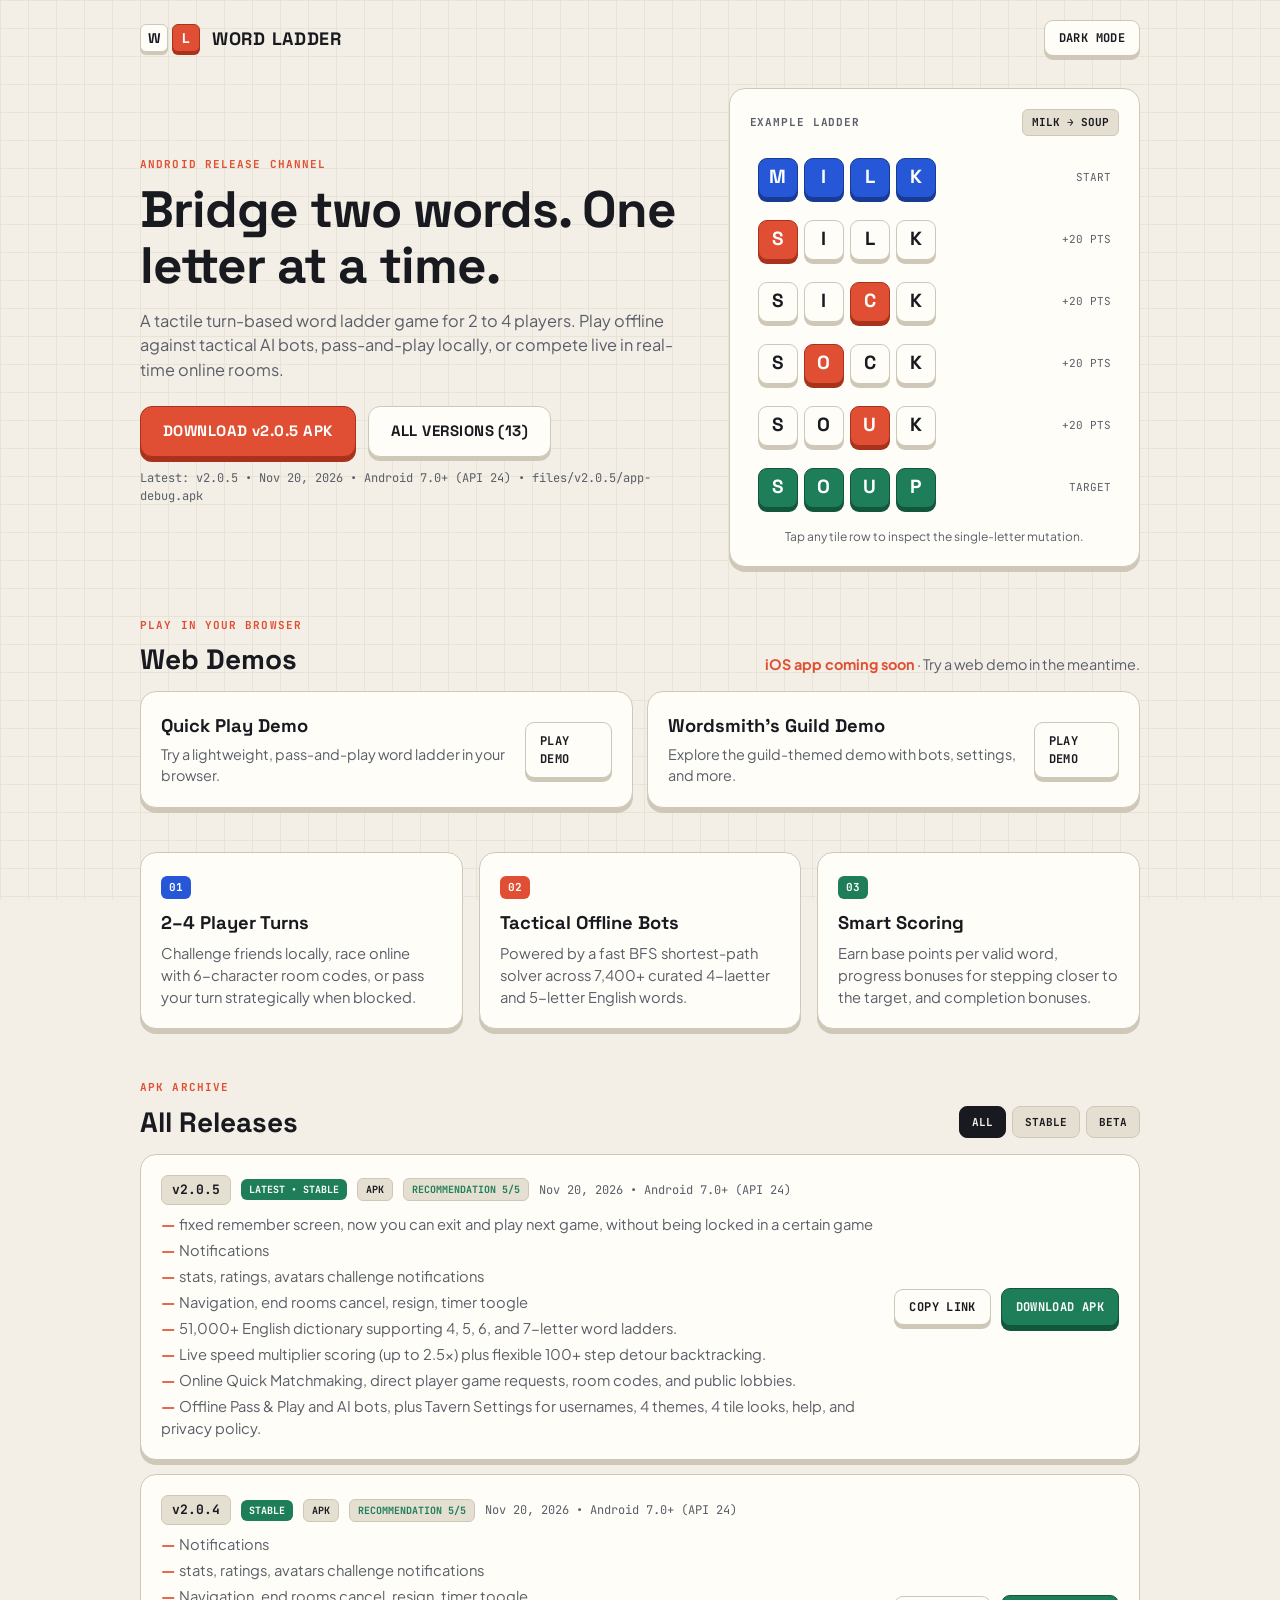
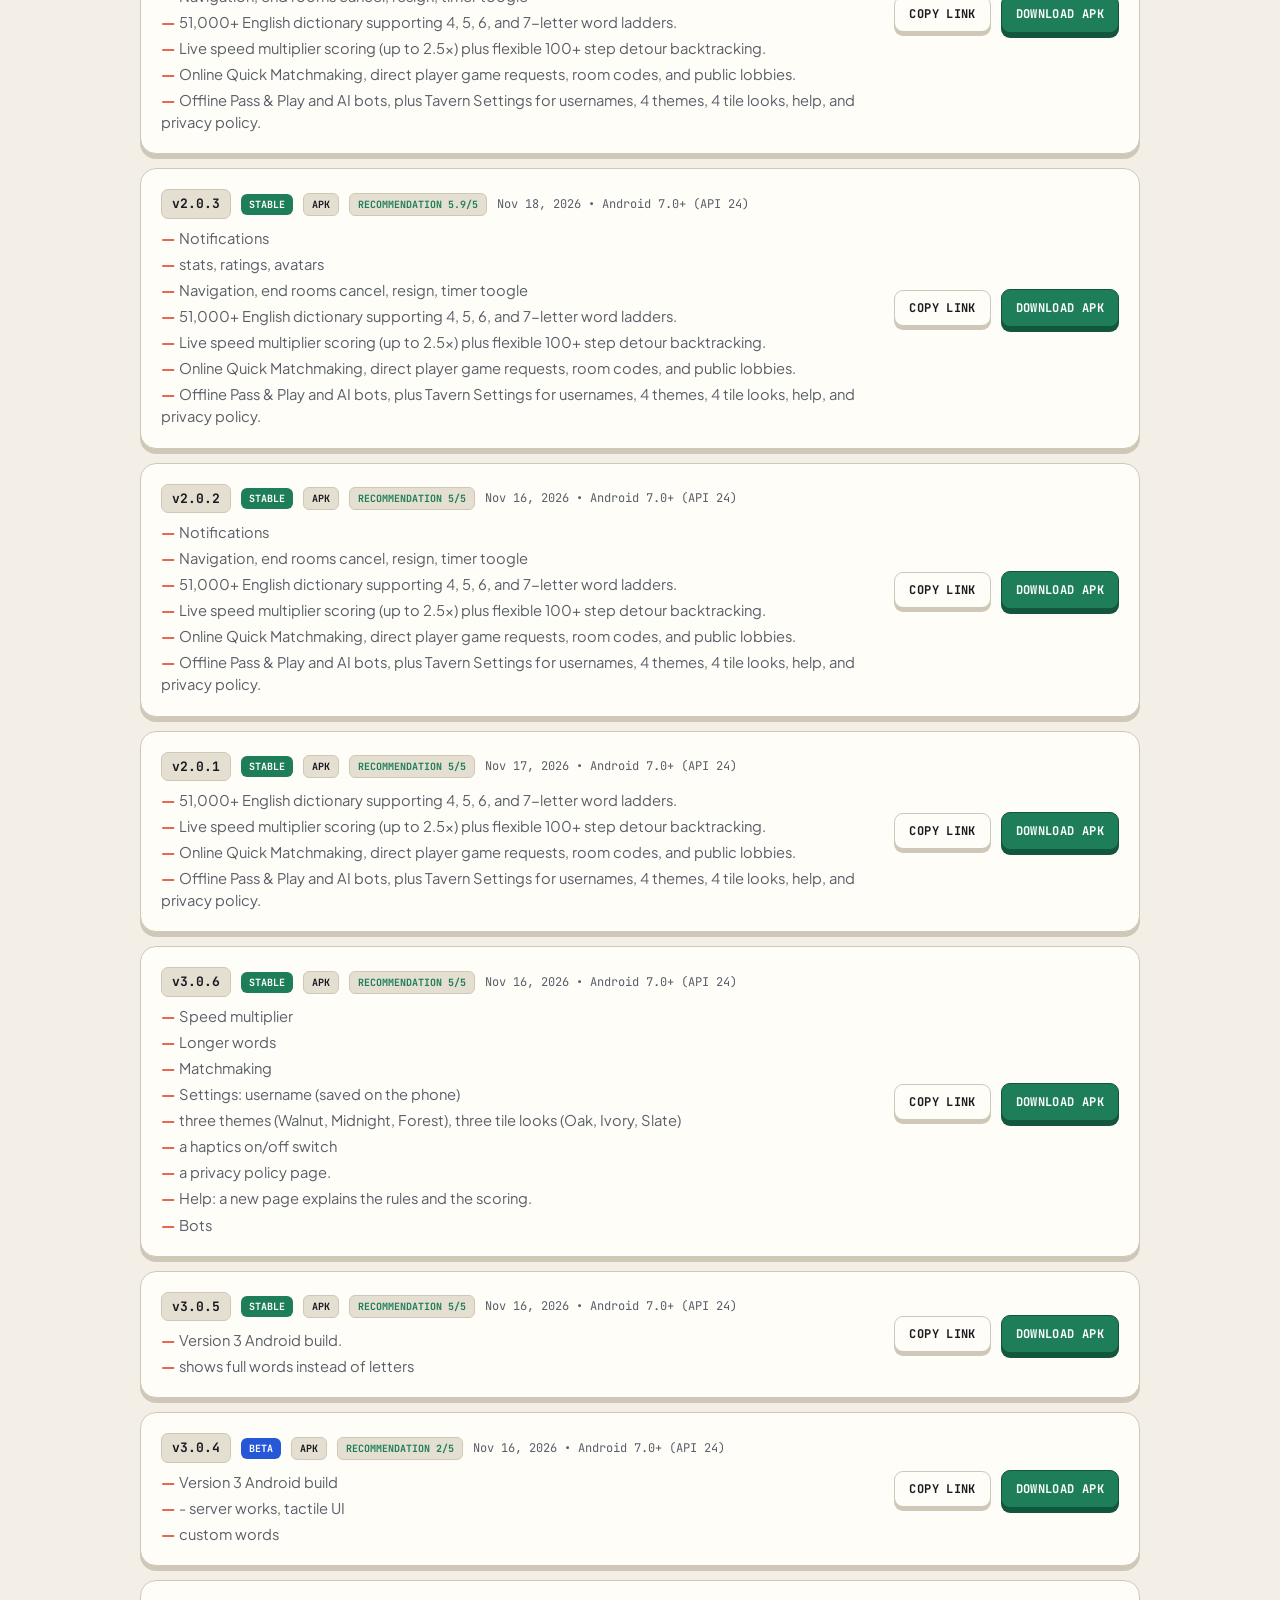
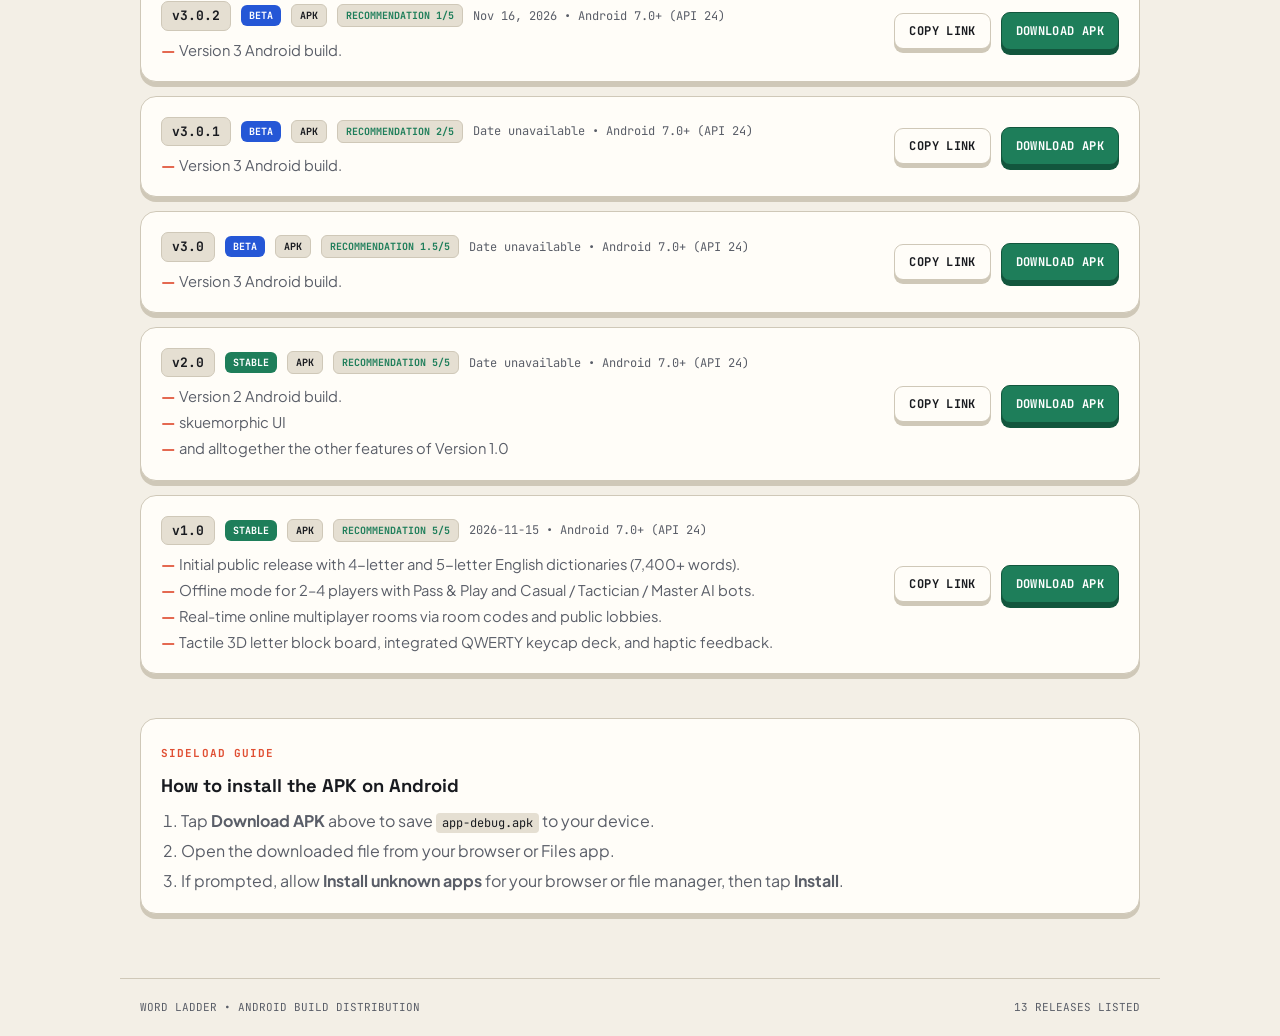
<file: index.html>
<!DOCTYPE html>
<html lang="en">
<head>
  <meta charset="UTF-8" />
  <meta name="viewport" content="width=device-width, initial-scale=1.0" />
  <title>Word Ladder</title>
  <link rel="preconnect" href="https://fonts.googleapis.com" />
  <link rel="preconnect" href="https://fonts.gstatic.com" crossorigin />
  <link href="https://fonts.googleapis.com/css2?family=JetBrains+Mono:wght@500;700&family=Plus+Jakarta+Sans:wght@400;600;700&family=Space+Grotesk:wght@700&display=swap" rel="stylesheet" />
  <link rel="stylesheet" href="styles.css" />
</head>
<body>
  <div class="mesh-bg" aria-hidden="true"></div>

  <header class="topbar">
    <div class="brand" id="changePage" style="cursor: pointer;">
      <div class="brand-mark" aria-hidden="true">
        <span class="mini-block ivory">W</span>
        <span class="mini-block vermilion">L</span>
      </div>
      <span class="brand-title">WORD LADDER</span>
    </div>
    <button id="themeToggle" class="tactile-btn secondary small" type="button" aria-label="Toggle color theme">
      DARK MODE
    </button>
  </header>

  <main class="container">
    <section class="hero">
      <div class="hero-copy">
        <span class="eyebrow">ANDROID RELEASE CHANNEL</span>
        <h1>Bridge two words. One letter at a time.</h1>
        <p class="subtitle">
          A tactile turn-based word ladder game for 2 to 4 players. Play offline against tactical AI bots, pass-and-play locally, or compete live in real-time online rooms.
        </p>

        <div class="hero-actions" id="latestDownloadBox">
          <!-- Populated dynamically from RELEASES[0] in app.js -->
        </div>
        <p class="install-note" id="latestMetaNote"></p>
      </div>

      <div class="hero-board" aria-label="Interactive Word Ladder preview">
        <div class="board-card">
          <div class="board-header">
            <span class="mono-label">EXAMPLE LADDER</span>
            <span class="mono-badge" id="demoStepLabel">MILK &rarr; SOUP</span>
          </div>
          <div class="ladder-stack" id="demoLadder"></div>
          <p class="board-hint">Tap any tile row to inspect the single-letter mutation.</p>
        </div>
      </div>
    </section>

    <section class="demos-section" aria-labelledby="demosHeading">
      <div class="section-head">
        <div>
          <span class="eyebrow">PLAY IN YOUR BROWSER</span>
          <h2 id="demosHeading">Web Demos</h2>
        </div>
        <span class="platform-note"><strong>iOS app coming soon</strong> · Try a web demo in the meantime.</span>
      </div>
      <div class="demo-list" id="demoList">
        <!-- Demo buttons are rendered from DEMOS in app.js -->
      </div>
    </section>

    <section class="features-grid" aria-label="Game highlights">
      <article class="feature-card">
        <span class="feature-tag cobalt">01</span>
        <h3>2–4 Player Turns</h3>
        <p>Challenge friends locally, race online with 6-character room codes, or pass your turn strategically when blocked.</p>
      </article>
      <article class="feature-card">
        <span class="feature-tag vermilion">02</span>
        <h3>Tactical Offline Bots</h3>
        <p>Powered by a fast BFS shortest-path solver across 7,400+ curated 4-laetter and 5-letter English words.</p>
      </article>
      <article class="feature-card">
        <span class="feature-tag emerald">03</span>
        <h3>Smart Scoring</h3>
        <p>Earn base points per valid word, progress bonuses for stepping closer to the target, and completion bonuses.</p>
      </article>
    </section>

    <section class="releases-section" id="releases">
      <div class="section-head">
        <div>
          <span class="eyebrow">APK ARCHIVE</span>
          <h2>All Releases</h2>
        </div>
        <div class="filter-group" role="group" aria-label="Filter releases">
          <button class="filter-chip active" data-filter="all" type="button">ALL</button>
          <button class="filter-chip" data-filter="stable" type="button">STABLE</button>
          <button class="filter-chip" data-filter="beta" type="button">BETA</button>
        </div>
      </div>

      <div class="release-list" id="releaseList">
        <!-- Populated from app.js -->
      </div>
    </section>

    <section class="install-guide">
      <div class="board-card">
        <span class="eyebrow">SIDELOAD GUIDE</span>
        <h3>How to install the APK on Android</h3>
        <ol class="steps-list">
          <li>Tap <strong>Download APK</strong> above to save <code>app-debug.apk</code> to your device.</li>
          <li>Open the downloaded file from your browser or Files app.</li>
          <li>If prompted, allow <strong>Install unknown apps</strong> for your browser or file manager, then tap <strong>Install</strong>.</li>
        </ol>
      </div>
    </section>
  </main>

  <footer class="footer">
    <span>WORD LADDER &bull; ANDROID BUILD DISTRIBUTION</span>
    <span id="footerCount"></span>
  </footer>

  <script src="app.js"></script>
</body>
</html>
</file>
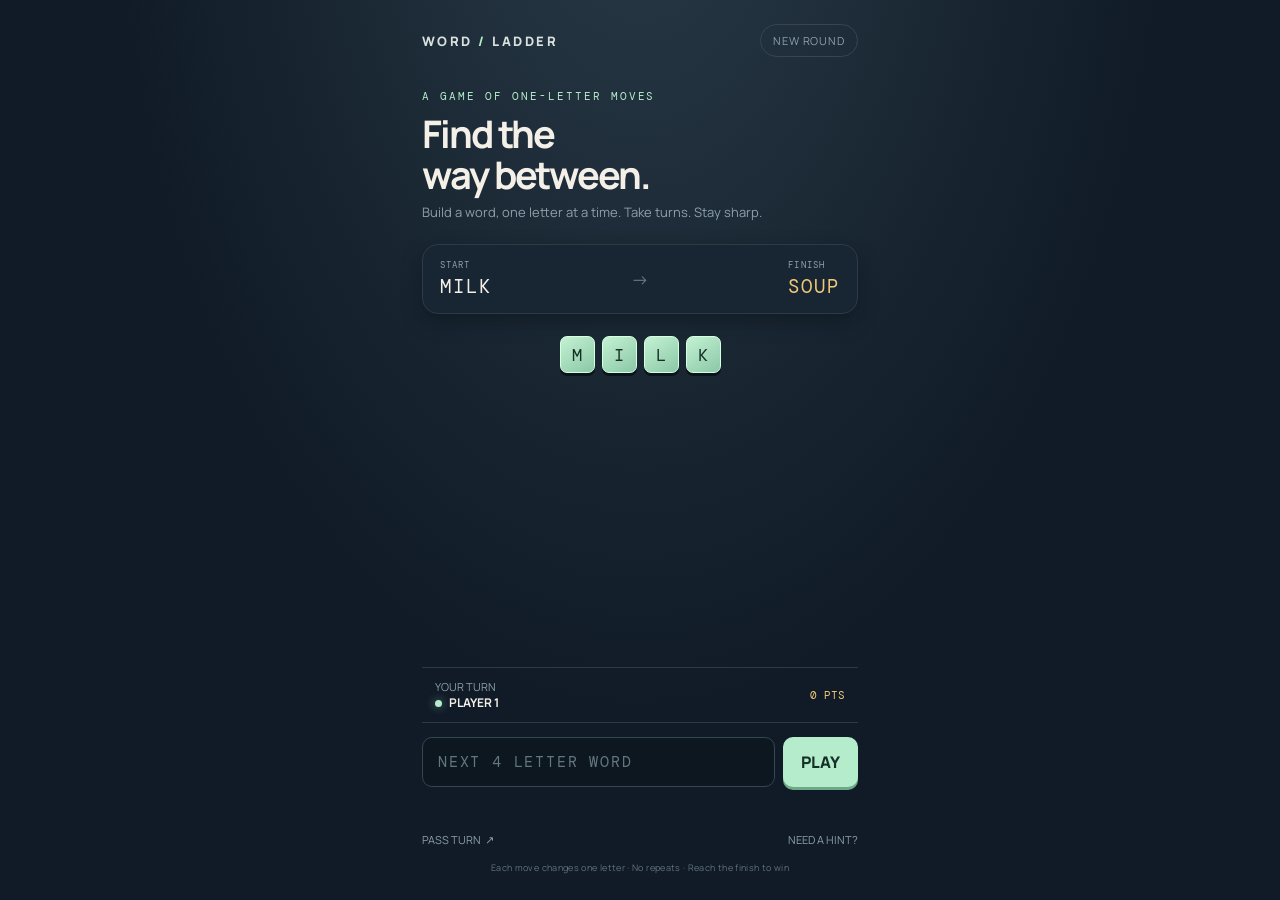
<file: demo.html>
<!doctype html>
<html lang="en">
<head>
<meta charset="utf-8"><meta name="viewport" content="width=device-width,initial-scale=1,maximum-scale=1,user-scalable=no"><meta name="theme-color" content="#101b27">
<title>Word Ladder</title>
<style>
@import url('https://fonts.googleapis.com/css2?family=DM+Mono:wght@400;500&family=Manrope:wght@400;500;600;700;800&display=swap');
:root{--ink:#101b27;--panel:#182633;--tile:#223543;--line:#344653;--muted:#8da0aa;--paper:#f4f0e8;--mint:#b5edcc;--gold:#f1c878;--red:#ff9b83}*{box-sizing:border-box}body{margin:0;background:var(--ink);color:var(--paper);font-family:Manrope,system-ui,sans-serif;min-height:100dvh;display:flex;justify-content:center;background-image:radial-gradient(ellipse at 50% -20%,#293b47 0,transparent 58%)}button,input{font:inherit}button{cursor:pointer;color:inherit} .app{width:min(100%,480px);min-height:100dvh;padding:24px 22px 26px;display:flex;flex-direction:column}.top{display:flex;justify-content:space-between;align-items:center}.brand{font-size:13px;letter-spacing:.19em;font-weight:800;color:#d8e1dd}.brand span{color:var(--mint)}.round{border:1px solid var(--line);background:transparent;border-radius:99px;padding:8px 12px;font-size:11px;color:var(--muted);letter-spacing:.08em}.intro{margin:32px 0 23px}.eyebrow{color:var(--mint);font:11px 'DM Mono';letter-spacing:.18em;text-transform:uppercase}.intro h1{font-size:38px;line-height:1.08;letter-spacing:-.055em;margin:10px 0 8px;font-weight:700}.intro p{margin:0;color:var(--muted);font-size:13px}.route{display:flex;align-items:center;justify-content:space-between;background:var(--panel);border:1px solid #2b3b47;border-radius:16px;padding:14px 17px;margin-bottom:20px;box-shadow:0 8px 20px #080f1577}.endpoint{display:flex;align-items:center;gap:10px}.endpoint small{display:block;color:var(--muted);font:9px 'DM Mono';letter-spacing:.12em}.endpoint b{display:block;font:19px 'DM Mono';letter-spacing:.1em;margin-top:3px}.endpoint.end b{color:var(--gold)}.arrow{color:#647884;font-size:18px}.ladder{flex:1;min-height:215px;display:flex;flex-direction:column;gap:8px;align-items:center;justify-content:flex-start;padding:1px 0 14px}.rung{height:39px;display:flex;align-items:center;gap:7px;animation:rise .35s cubic-bezier(.2,.8,.2,1) both}.rung .tile{width:35px;height:37px;border-radius:7px;background:linear-gradient(145deg,#2c424d,#20313d);border:1px solid #415560;display:grid;place-items:center;color:var(--paper);font:17px 'DM Mono';box-shadow:0 3px 0 #0b141c, inset 0 1px #ffffff12}.rung:first-child .tile{background:linear-gradient(145deg,#c3f2d3,#8bc7a7);color:#153026;border-color:#d4ffe1}.rung.goal .tile{background:linear-gradient(145deg,#f8d994,#d8a958);color:#392912;border-color:#ffe8b6}.rung.new .tile{animation:pop .35s ease both}.rung .who{position:absolute;transform:translateX(164px);font-size:9px;color:var(--muted);white-space:nowrap}.empty{color:#6c7e86;font-size:12px;margin:26px 0}.turn{display:flex;justify-content:space-between;align-items:center;padding:11px 13px;border-top:1px solid #2a3b46;border-bottom:1px solid #2a3b46;margin:5px 0 14px}.turnlabel{font-size:11px;color:var(--muted)}.player{font-size:12px;font-weight:700}.dot{display:inline-block;width:7px;height:7px;background:var(--mint);border-radius:50%;margin-right:7px;box-shadow:0 0 10px #b5edcc88}.score{font:11px 'DM Mono';color:var(--gold)}.entry{display:flex;gap:8px}.entry input{width:100%;min-width:0;background:#0c1720;border:1px solid #344652;border-radius:10px;color:var(--paper);padding:14px 15px;outline:none;font:15px 'DM Mono';text-transform:uppercase;letter-spacing:.12em}.entry input:focus{border-color:var(--mint)}.entry input::placeholder{color:#647781}.submit{border:0;border-radius:10px;background:var(--mint);color:#153026;font-weight:800;padding:0 18px;box-shadow:0 3px 0 #6ea987;transition:.12s}.submit:active{transform:translateY(2px);box-shadow:0 1px 0 #6ea987}.controls{display:flex;justify-content:space-between;margin-top:10px}.textbtn{background:none;border:0;color:var(--muted);font-size:11px;padding:7px 0}.textbtn:hover{color:var(--paper)}.feedback{height:19px;text-align:center;margin:8px 0 1px;color:var(--red);font-size:11px}.feedback.ok{color:var(--mint)}.footer{font-size:9px;color:#60737d;text-align:center;margin-top:7px;letter-spacing:.04em}.overlay{position:fixed;inset:0;background:#071018bb;display:none;align-items:center;justify-content:center;padding:22px;z-index:5}.overlay.show{display:flex}.modal{width:min(100%,390px);background:#1a2a36;border:1px solid #394c57;border-radius:18px;padding:22px;box-shadow:0 20px 70px #0009}.modal h2{margin:0 0 5px;font-size:22px}.modal p{font-size:12px;line-height:1.6;color:var(--muted)}.modal label{font-size:10px;letter-spacing:.12em;color:var(--muted);display:block;margin:14px 0 7px}.modal input{width:100%;padding:12px;background:#101c26;border:1px solid var(--line);border-radius:9px;color:var(--paper);outline:0}.modal .submit{padding:12px;width:100%;margin-top:16px}.names{display:flex;gap:8px}.names input{flex:1;min-width:0}.close{float:right;background:none;border:0;color:var(--muted);font-size:20px}@keyframes rise{from{opacity:0;transform:translateY(9px) scale(.98)}to{opacity:1;transform:none}}@keyframes pop{0%{transform:scale(.7) rotateX(30deg)}75%{transform:scale(1.08)}100%{transform:scale(1)}}
</style></head>
<body><main class="app"><header class="top"><div class="brand">WORD<span> / </span>LADDER</div><button class="round" id="newGame">NEW ROUND</button></header><section class="intro"><div class="eyebrow">A game of one-letter moves</div><h1>Find the<br>way between.</h1><p>Build a word, one letter at a time. Take turns. Stay sharp.</p></section><section class="route"><div class="endpoint"><div><small>START</small><b id="startWord">MILK</b></div></div><div class="arrow">→</div><div class="endpoint end"><div><small>FINISH</small><b id="endWord">SOUP</b></div></div></section><section class="ladder" id="ladder"></section><section class="turn"><div><div class="turnlabel">YOUR TURN</div><div class="player"><i class="dot"></i><span id="playerName">PLAYER 1</span></div></div><div class="score" id="score">0 PTS</div></section><form class="entry" id="moveForm"><input id="wordInput" maxlength="4" autocomplete="off" autocapitalize="characters" placeholder="NEXT WORD" aria-label="Next word"><button class="submit" type="submit">PLAY</button></form><div class="feedback" id="feedback"></div><div class="controls"><button class="textbtn" id="pass">PASS TURN&nbsp; ↗</button><button class="textbtn" id="hint">NEED A HINT?</button></div><footer class="footer">Each move changes one letter · No repeats · Reach the finish to win</footer></main><div class="overlay" id="setup"><div class="modal"><button class="close" id="close">×</button><div class="eyebrow">Round setup</div><h2>Choose your ladder.</h2><p>Pick two words of the same length. Play with two or more people by passing the phone between turns.</p><label>WORDS</label><div class="names"><input id="startInput" value="milk" maxlength="4"><input id="endInput" value="soup" maxlength="4"></div><label>PLAYERS (comma separated)</label><input id="playersInput" value="Player 1, Player 2"><button class="submit" id="startRound">START ROUND</button></div></div>
<script>
const dictionary=new Set(`milk mill mall mail sail soil soul soup silk sick sock soap hail haul saul cold cord card ward warm worm word wood good gold sold told tall tail tell teal deal dear fear bear beer beet beat boat goat coat cost cast case cane lane late mate meat meet melt belt bell ball bald bold bond band sand send seed seen teen tent text test best nest west wise wife life like hike hide ride rise rose lose love dove move more sore core care dare dark bark bank sank sank sink sing song long lung hung hunt hurt hart part port post pest best rest rent rant rank sand`.split(' '));
let start='milk',goal='soup',players=['Player 1','Player 2'],turn=0,words=[start],scores={};const $=id=>document.getElementById(id);function buzz(n=12){if(navigator.vibrate)navigator.vibrate(n)}function render(){ $('startWord').textContent=start.toUpperCase();$('endWord').textContent=goal.toUpperCase();$('ladder').innerHTML='';words.forEach((w,i)=>{let row=document.createElement('div');row.className='rung'+(i===words.length-1&&i>0?' new':'')+(i===words.length-1&&w===goal?' goal':'');for(const c of w){let t=document.createElement('span');t.className='tile';t.textContent=c.toUpperCase();row.append(t)}$('ladder').append(row)});$('playerName').textContent=players[turn].toUpperCase();$('score').textContent=(scores[players[turn]]||0)+' PTS';$('wordInput').maxLength=start.length;$('wordInput').placeholder='NEXT '+start.length+' LETTER WORD';$('wordInput').disabled=words.at(-1)===goal;document.querySelector('.submit').disabled=words.at(-1)===goal}
function message(s,ok=false){$('feedback').textContent=s;$('feedback').className='feedback'+(ok?' ok':'')}
function submit(e){e.preventDefault();let w=$('wordInput').value.trim().toLowerCase(),last=words.at(-1);if(w.length!==start.length)return message('Word must have '+start.length+' letters.');if(!/^[a-z]+$/.test(w))return message('Use letters only.');if(!dictionary.has(w))return message('That word is not in this round’s dictionary.');if(words.includes(w))return message('That word has already been used.');if([...w].filter((c,i)=>c!==last[i]).length!==1)return message('Change exactly one letter.');words.push(w);scores[players[turn]]=(scores[players[turn]]||0)+1;$('wordInput').value='';buzz(20);if(w===goal){message(players[turn]+' reached the finish!',true);buzz([30,40,30])}else{turn=(turn+1)%players.length;message('Good move. '+players[turn]+' is up.',true)}render()}
$('moveForm').addEventListener('submit',submit);$('pass').onclick=()=>{turn=(turn+1)%players.length;message('Turn passed to '+players[turn]+'.');buzz(8);render()};$('hint').onclick=()=>{let last=words.at(-1);let next=[...dictionary].find(w=>w.length===start.length&&!words.includes(w)&&[...w].filter((c,i)=>c!==last[i]).length===1);message(next?'Try a word starting with “'+next[0].toUpperCase()+'”.':'No hint available from here.')};$('newGame').onclick=()=>$('setup').classList.add('show');$('close').onclick=()=>$('setup').classList.remove('show');$('startRound').onclick=()=>{let a=$('startInput').value.trim().toLowerCase(),b=$('endInput').value.trim().toLowerCase(),ps=$('playersInput').value.split(',').map(x=>x.trim()).filter(Boolean);if(!/^[a-z]+$/.test(a)||! /^[a-z]+$/.test(b)||a.length!==b.length){return message('Choose two words with the same number of letters.')}if(ps.length<2)return message('Add at least two players.');start=a;goal=b;players=ps;turn=0;words=[start];scores={};$('setup').classList.remove('show');message('New ladder ready.');render()};render();
</script></body></html>
</file>
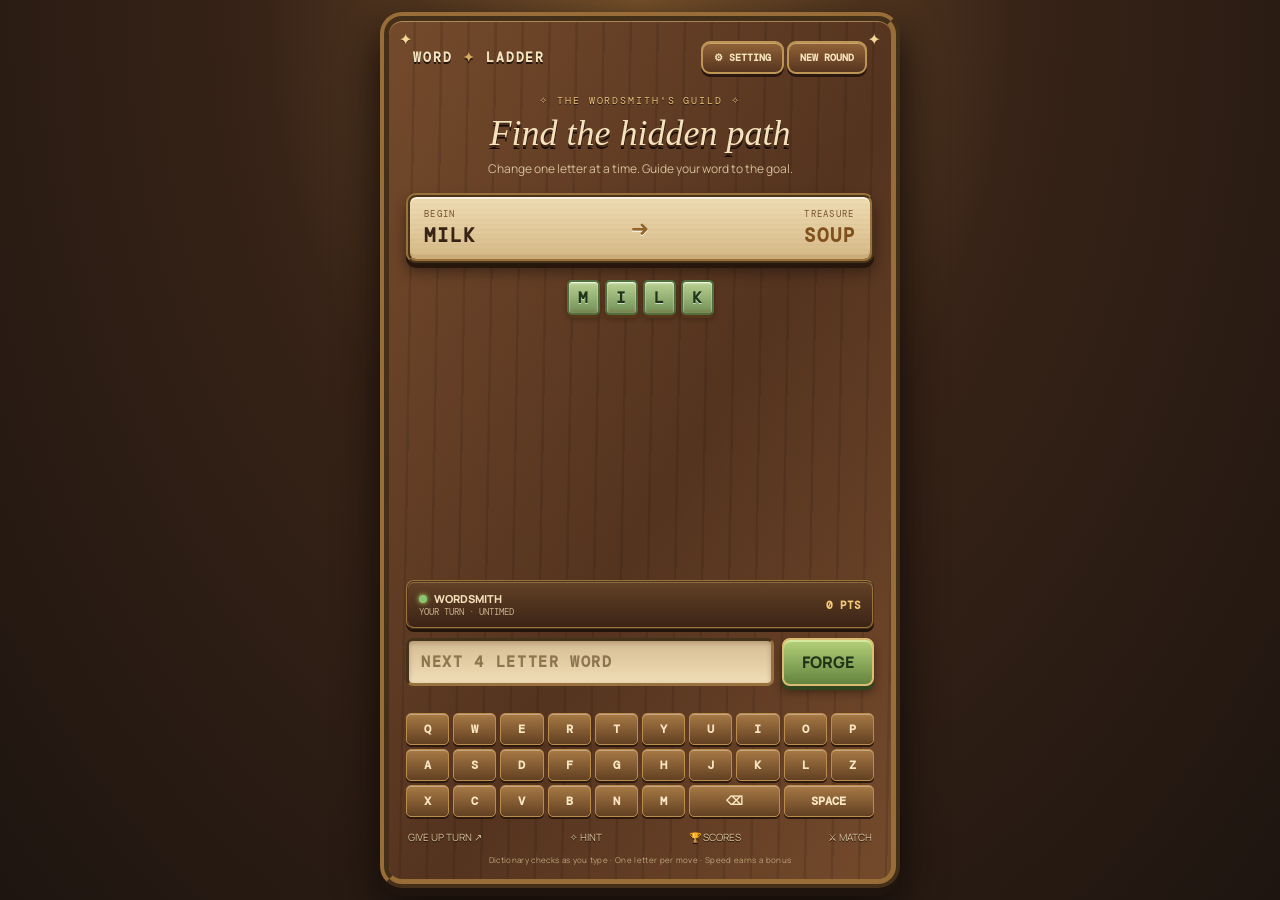
<file: demo2.html>
<!doctype html>
<html lang="en"><head><meta charset="utf-8"><meta name="viewport" content="width=device-width,initial-scale=1,maximum-scale=1,user-scalable=no"><meta name="theme-color" content="#382315"><title>Word Ladder — The Wordsmith's Guild</title>
<style>
@import url('https://fonts.googleapis.com/css2?family=DM+Mono:wght@400;500;700&family=IM+Fell+English:ital@0;1&family=Manrope:wght@400;600;700;800&display=swap');
:root{--wood:#54331f;--wood2:#744a2b;--gold:#d5aa61;--gold-light:#f4db9f;--ink:#392516;--paper:#ead7ae;--paper2:#d8bc8d;--green:#507b47;--red:#a74531;--edge:#29180f;--shadow:#1b100bcc;--font:#372416}*{box-sizing:border-box}body{margin:0;min-height:100dvh;color:var(--paper);font-family:Manrope,system-ui,sans-serif;background:radial-gradient(ellipse at 50% 0,#79532c 0,#372317 42%,#1e1510 100%);display:flex;justify-content:center;padding:12px}.app{width:min(100%,520px);min-height:calc(100dvh - 24px);padding:16px 17px 14px;background:repeating-linear-gradient(91deg,#0000 0 24px,#170d0822 25px 27px),linear-gradient(120deg,var(--wood2),var(--wood) 55%,var(--wood2));border:9px ridge #986d37;border-radius:22px;box-shadow:0 8px 0 #20140e,0 18px 44px #100a07,inset 0 1px #e6c58188;display:flex;flex-direction:column;position:relative}.app:before{content:"✦";position:absolute;top:7px;left:10px;color:#f3d895;text-shadow:0 1px #47301a}.app:after{content:"✦";position:absolute;right:10px;top:7px;color:#f3d895}.top{display:flex;justify-content:space-between;align-items:center;padding:4px 7px 10px}.brand{font:700 13px 'DM Mono';letter-spacing:.15em;color:#f5e5c1;text-shadow:0 2px #24150d}.brand span{color:var(--gold)}button,input,select{font:inherit}button{cursor:pointer;color:inherit}.round,.small{border:2px solid #bd9656;background:linear-gradient(#916338,#57351f);border-radius:9px;padding:8px 11px;font:700 10px 'DM Mono';color:#f7e5bd;box-shadow:inset 0 1px #f5db9b88,0 3px #2a170e;transition:filter .12s,transform .12s,box-shadow .12s}.round:hover,.small:hover{filter:brightness(1.14)}button:active{transform:translateY(2px)!important;box-shadow:inset 0 3px 5px #24140d!important}.intro{text-align:center;margin:10px 0 16px}.eyebrow{color:#e5bf78;font:10px 'DM Mono';letter-spacing:.19em;text-transform:uppercase;text-shadow:0 1px #25160f}.intro h1{font:italic 36px/1.03 'IM Fell English',serif;color:#f5e3be;text-shadow:0 2px #442918,0 4px #180f0a;margin:8px 0}.intro p{margin:0;color:#d3bd97;font-size:12px}.route,.panel{background:repeating-linear-gradient(0deg,#fff0 0 3px,#54351a08 4px 5px),linear-gradient(#f0ddb4,#d5b986);color:var(--font);border:4px ridge #9b723a;border-radius:10px;box-shadow:inset 0 2px #fff9, inset 0 -4px #9b774833,0 5px 0 #26160c,0 9px 13px #1b100b88}.route{display:flex;align-items:center;justify-content:space-between;padding:11px 14px;margin-bottom:13px}.endpoint small{display:block;color:#76522c;font:9px 'DM Mono';letter-spacing:.14em}.endpoint b{display:block;font:700 19px 'DM Mono';letter-spacing:.1em;margin-top:3px}.endpoint.end b{color:#80501c}.arrow{color:#946528;font-size:22px;text-shadow:0 1px #fff}.ladder{flex:1;min-height:115px;max-height:34vh;overflow:auto;display:flex;flex-direction:column;gap:5px;align-items:center;justify-content:flex-start;padding:3px 0 9px}.rung{min-height:37px;display:flex;align-items:center;gap:5px;animation:rise .28s ease both}.tile{width:33px;height:35px;border-radius:5px;background:linear-gradient(145deg,#fff1d0,#d0ad72 70%,#a37b44);border:2px solid #987241;display:grid;place-items:center;color:#382516;font:700 16px 'DM Mono';text-shadow:0 1px #fff9;box-shadow:inset 0 1px 2px #fff, inset 0 -3px 3px #89653855,0 3px 0 #583719,0 4px 5px #28180d77}.rung:first-child .tile{background:linear-gradient(#bad292,#719157);color:#1f3519;border-color:#516f3d}.rung.goal .tile{background:linear-gradient(#ffe7a5,#c38e3d);color:#40290e}.rung.new .tile{animation:pop .3s ease both}.empty{color:#71542f;font:italic 14px 'IM Fell English';padding:17px}.status{display:flex;align-items:center;justify-content:space-between;background:linear-gradient(#634126,#3b2416);border:2px ridge #9b723a;border-radius:8px;padding:9px 11px;margin:3px 0 9px;box-shadow:inset 0 1px #e5c17c55,0 3px #21140d}.player{font-size:11px;font-weight:800;color:#f3dfb8}.dot{display:inline-block;width:8px;height:8px;background:#8ac56f;border-radius:50%;margin-right:7px;box-shadow:0 0 5px #b6ef7b}.score{font:700 11px 'DM Mono';color:#f3cb75}.streak{font:9px 'DM Mono';color:#c9b28b}.entry{display:flex;gap:8px}.entry input,.field,select{width:100%;min-width:0;background:linear-gradient(#d5bd93,#f0ddb7);border:3px inset #98713e;border-radius:7px;color:#392516;padding:11px 12px;outline:none;font:700 15px 'DM Mono';text-transform:uppercase;letter-spacing:.11em;box-shadow:inset 0 2px 5px #4a2b1644}.entry input.valid{border-color:#52783e;box-shadow:0 0 0 2px #8abb5877,inset 0 2px 5px #4a2b1644}.entry input.invalid{border-color:#a74531;box-shadow:0 0 0 2px #d6785877,inset 0 2px 5px #4a2b1644}.entry input:focus,.field:focus{border-color:#e4bf70;box-shadow:0 0 0 2px #ecc96c55,inset 0 2px 5px #4a2b1644}.entry input::placeholder{color:#8d7551}.submit{border:2px solid #ddbd73;border-radius:8px;background:linear-gradient(#b5d17a,#63843e);color:#203316;font-weight:900;padding:0 18px;box-shadow:inset 0 2px #f3ffc288,0 4px #30451e,0 6px 8px #1b100b88;transition:.12s}.submit:disabled{filter:grayscale(1);opacity:.55}.feedback{height:20px;text-align:center;margin:5px 0 0;color:#f0a08a;font:11px 'DM Mono'}.feedback.ok{color:#b7df8e}.feedback.pending{color:#f3d58c}.keyboard{display:grid;grid-template-columns:repeat(10,1fr);gap:4px;margin:2px 0 5px}.key{padding:7px 0;border:1px solid #ba8d4d;border-radius:5px;background:linear-gradient(#a87a45,#624022);font:700 12px 'DM Mono';color:#f9e7c4;box-shadow:inset 0 1px #fff5,0 2px #2b190e}.key.wide{grid-column:span 2}.controls{display:flex;justify-content:space-between;gap:5px;margin-top:2px}.textbtn{background:none;border:0;color:#dec79e;font-size:10px;padding:6px 2px;text-shadow:0 1px #1e1109}.footer{font-size:8px;color:#bda47c;text-align:center;margin-top:4px;letter-spacing:.04em}.overlay{position:fixed;inset:0;background:#140d09d9;display:none;align-items:center;justify-content:center;padding:16px;z-index:5;overflow:auto}.overlay.show{display:flex}.modal{width:min(100%,420px);max-height:94dvh;overflow:auto;background:repeating-linear-gradient(0deg,#fff0 0 3px,#54351a08 4px 5px),linear-gradient(#f0ddb4,#d5b986);color:#392516;border:7px ridge #a47b41;border-radius:12px;padding:20px;box-shadow:0 8px #24160e,0 25px 70px #000d,inset 0 2px #fff}.modal h2{font:italic 26px 'IM Fell English';margin:0 0 4px}.modal p{font-size:11px;line-height:1.5;color:#76552f}.modal label{font:700 9px 'DM Mono';letter-spacing:.12em;color:#74502a;display:block;margin:12px 0 5px}.names{display:flex;gap:8px}.names input{flex:1;min-width:0}.modal .submit{padding:12px;width:100%;margin-top:14px}.modal .round{width:100%;margin-top:8px}.close{float:right;background:linear-gradient(#976b3c,#57351f);border:1px solid #c69b56;border-radius:5px;color:#ffedc8;font-size:19px}.settings-row{display:flex;align-items:center;justify-content:space-between;gap:10px;margin:10px 0;font-size:11px}.settings-row select,.settings-row input{max-width:180px}.leader-row{display:flex;justify-content:space-between;border-bottom:1px solid #9f7e50;padding:7px 1px;font:11px 'DM Mono'}.online{color:#466e35;font-weight:bold}.hidden{display:none!important}@keyframes rise{from{opacity:0;transform:translateY(7px)}to{opacity:1}}@keyframes pop{0%{transform:scale(.72)}80%{transform:scale(1.1)}100%{transform:scale(1)}}.rung .tile[data-tile="stone"]{background:linear-gradient(145deg,#c5c5b5,#85877b 70%,#5c6058);border-color:#606258;color:#22251f}.rung .tile[data-tile="jade"]{background:linear-gradient(145deg,#b8d8a5,#6c9b66 70%,#42613f);border-color:#466842;color:#1c321d}@media(max-width:360px){body{padding:0}.app{min-height:100dvh;border-radius:0;border-width:6px;padding:14px}.intro h1{font-size:31px}.tile{width:29px;height:32px}.keyboard{gap:3px}.key{font-size:10px;padding:7px 0}}
</style></head>
<body><main class="app"><header class="top"><div class="brand">WORD<span> ✦ </span>LADDER</div><div><button class="round" id="settingsBtn">⚙ SETTING</button> <button class="round" id="newGame">NEW ROUND</button></div></header><section class="intro"><div class="eyebrow">✧ The Wordsmith's Guild ✧</div><h1>Find the hidden path</h1><p>Change one letter at a time. Guide your word to the goal.</p></section><section class="route"><div class="endpoint"><small>BEGIN</small><b id="startWord">MILK</b></div><div class="arrow">➜</div><div class="endpoint end"><small>TREASURE</small><b id="endWord">SOUP</b></div></section><section class="ladder" id="ladder"></section><section class="status"><div><div class="player"><i class="dot"></i><span id="playerName">PLAYER</span></div><div class="streak" id="turnLabel">YOUR TURN · UNTIMED</div></div><div class="score" id="score">0 PTS</div></section><form class="entry" id="moveForm"><input id="wordInput" maxlength="4" autocomplete="off" autocapitalize="characters" placeholder="NEXT WORD" aria-label="Next word"><button class="submit" type="submit">FORGE</button></form><div class="feedback" id="feedback" aria-live="polite"></div><div class="keyboard" id="keyboard" aria-label="On-screen keyboard"></div><div class="controls"><button class="textbtn" id="pass">PASS TURN ↗</button><button class="textbtn" id="hint">✧ HINT</button><button class="textbtn" id="leaderBtn">🏆 SCORES</button><button class="textbtn" id="matchBtn">⚔ MATCH</button></div><footer class="footer">Dictionary checks as you type · One letter per move · Speed earns a bonus</footer></main>
<div class="overlay" id="setup"><div class="modal"><button class="close" id="close">×</button><div class="eyebrow">Round setup</div><h2>Choose your quest.</h2><p>Play solo against a bot or pass-and-play with friends. Use any equal-length words from your custom word list.</p><label>START / FINISH WORD</label><div class="names"><input class="field" id="startInput" value="milk" maxlength="10"><input class="field" id="endInput" value="soup" maxlength="10"></div><label>PLAYER NAME</label><input class="field" id="nameInput" value="Wordsmith" maxlength="20"><label>OPTIONAL CUSTOM WORDS (comma separated)</label><input class="field" id="customWords" placeholder="add your own words"><label>MODE</label><select id="modeInput" class="field"><option value="bot">Solo vs Guild Bot</option><option value="local">Pass and play (2 players)</option></select><div class="settings-row"><span>Timed round</span><input type="checkbox" id="timerInput"></div><div class="settings-row" id="durationRow"><span>Round clock</span><select id="durationInput" class="field"><option value="60">60 seconds</option><option value="90">90 seconds</option><option value="120">2 minutes</option></select></div><button class="submit" id="startRound">START QUEST</button><button class="round" id="downloadWords">DOWNLOAD WORD LIST FOR OFFLINE</button><p id="dictionaryState">Checking built-in word bank…</p></div></div>
<div class="overlay" id="settings"><div class="modal"><button class="close" id="settingsClose">×</button><div class="eyebrow">Guild options</div><h2>Settings & wardrobe</h2><label>DISPLAY NAME</label><input class="field" id="settingsName" maxlength="20"><div class="settings-row"><span>Theme</span><select class="field" id="themeInput"><option value="walnut">Walnut & parchment</option><option value="forest">Forest guild</option><option value="ruby">Ruby keep</option></select></div><div class="settings-row"><span>Tile finish</span><select class="field" id="tileInput"><option value="ivory">Carved ivory</option><option value="stone">Slate stone</option><option value="jade">Jade</option></select></div><div class="settings-row"><span>Built-in keyboard</span><input type="checkbox" id="keyboardSetting" checked></div><button class="submit" id="saveSettings">SAVE SETTINGS</button><p>Theme, name, and word list are saved on this device.</p></div></div>
<div class="overlay" id="leader"><div class="modal"><button class="close" id="leaderClose">×</button><div class="eyebrow">Hall of fame</div><h2>Guild leaderboard</h2><div id="leaderRows"></div><button class="round" id="leaderOk">BACK TO GAME</button></div></div>
<script src="https://cdn.socket.io/4.8.1/socket.io.min.js"></script>
<script>
const WORDS_URL='https://raw.githubusercontent.com/dwyl/english-words/master/words_alpha.txt';
const seed=`milk mill mall mail sail soil soul soup silk sick sock soap hail haul cold cord card ward warm worm word wood good gold sold told tall tail tell teal deal dear fear bear beer beet beat boat goat coat cost cast case cane lane late mate meat meet melt belt bell ball bald bold bond band sand send seed seen teen tent text test best nest west wise wife life like hike hide ride rise rose lose love dove move more sore core care dare dark bark bank sank sink sing song long lung hung hunt hurt hart part port post pest rest rent rant rank game fame same came come`.split(' ');
let dictionary=new Set(seed),start='milk',goal='soup',players=['Wordsmith','Guild Bot'],turn=0,words=[start],scores={},mode='bot',timerEnabled=false,timeLeft=60,timerId=null,roundEnded=false,moveAt=0,online=false,onlineSocket=null,custom=new Set(JSON.parse(localStorage.getItem('wl-custom')||'[]'));
const $=id=>document.getElementById(id);function buzz(n=12){if(navigator.vibrate)navigator.vibrate(n)}function save(){localStorage.setItem('wl-custom',JSON.stringify([...custom]));localStorage.setItem('wl-scores',JSON.stringify(scores))}function message(s,kind=''){ $('feedback').textContent=s;$('feedback').className='feedback '+kind}function paintTheme(){let t=localStorage.getItem('wl-theme')||'walnut',tile=localStorage.getItem('wl-tile')||'ivory',r=document.documentElement;if(t==='forest'){r.style.setProperty('--wood','#31452c');r.style.setProperty('--wood2','#4b653d')}else if(t==='ruby'){r.style.setProperty('--wood','#542326');r.style.setProperty('--wood2','#783c35')}else{r.style.setProperty('--wood','#54331f');r.style.setProperty('--wood2','#744a2b')}document.body.dataset.tile=tile;document.querySelectorAll('.tile').forEach(x=>x.dataset.tile=tile)}
function render(){ $('startWord').textContent=start.toUpperCase();$('endWord').textContent=goal.toUpperCase();$('ladder').replaceChildren();words.forEach((w,i)=>{let row=document.createElement('div');row.className='rung'+(i===words.length-1&&i>0?' new':'')+(i===words.length-1&&w===goal?' goal':'');for(const c of w){let t=document.createElement('span');t.className='tile';t.dataset.tile=localStorage.getItem('wl-tile')||'ivory';t.textContent=c.toUpperCase();row.append(t)}$('ladder').append(row)});$('playerName').textContent=(players[turn]||'PLAYER').toUpperCase();let pts=scores[players[turn]]||0;$('score').textContent=pts+' PTS';$('wordInput').maxLength=start.length;$('wordInput').placeholder='NEXT '+start.length+' LETTER WORD';let done=words.at(-1)===goal||roundEnded;$('wordInput').disabled=done;$('moveForm').querySelector('button').disabled=done;$('turnLabel').textContent=timerEnabled?'YOUR TURN · '+timeLeft+'s':'YOUR TURN · UNTIMED';$('pass').textContent=mode==='bot'?'GIVE UP TURN ↗':'PASS TURN ↗';paintTheme()}
function diff(a,b){return [...a].filter((c,i)=>c!==b[i]).length}function validateShape(w){let last=words.at(-1);if(w.length!==start.length)return 'Word must have '+start.length+' letters.';if(!/^[a-z]+$/.test(w))return 'Use letters only.';if(!dictionary.has(w))return 'Not in the word list yet.';if(words.includes(w))return 'That word has already been used.';if(diff(w,last)!==1)return 'Change exactly one letter.';return ''}
let onlineRoom='';function applyOnline(s){online=true;onlineRoom=s.code;start=s.start;goal=s.goal;words=s.ladder||[start];players=(s.players||[]).map(p=>p.name);scores={};(s.players||[]).forEach(p=>scores[p.name]=p.score||0);turn=s.turn||0;mode='online';render();$('turnLabel').textContent=s.finished?'ROUND COMPLETE':'ONLINE · '+(s.players?.[turn]?.name||'WAITING').toUpperCase()+"'S TURN";$('wordInput').disabled=s.finished||s.players?.[turn]?.id!==onlineSocket?.id;$('moveForm').querySelector('button').disabled=s.finished||s.players?.[turn]?.id!==onlineSocket?.id;$('pass').disabled=s.finished||s.players?.[turn]?.id!==onlineSocket?.id}
function points(w,elapsed){let distance=diff(w,goal),progress=diff(words.at(-1),goal)-distance,base=10+Math.max(0,w.length-4)*2,bonus=Math.max(0,progress)*5,mult=elapsed<3500?2:elapsed<7000?1.5:1;return Math.round((base+bonus)*mult)}
function submit(e){e?.preventDefault();if(online){onlineSocket?.emit('move',{code:onlineRoom,word:$('wordInput').value},res=>{if(res?.error)message(res.error);else if(res?.state){$('wordInput').value='';applyOnline(res.state)}});return}let w=$('wordInput').value.trim().toLowerCase(),err=validateShape(w);if(err){message(err);buzz(8);return}let elapsed=Date.now()-moveAt,p=points(w,elapsed),who=players[turn];words.push(w);scores[who]=(scores[who]||0)+p;$('wordInput').value='';$('wordInput').classList.remove('valid','invalid');buzz(20);if(w===goal){if(timerId)clearInterval(timerId);message('Quest complete! +'+p+' pts · '+who+' found the treasure!','ok');scores[who]=(scores[who]||0)+50}else{if(mode==='local')turn=(turn+1)%players.length;message('+'+p+' pts · '+(progressText(w)),'ok')}moveAt=Date.now();render();save();if(w!==goal&&mode==='bot')setTimeout(botMove,650)}function progressText(w){let d=diff(w,goal);return d===0?'at the goal':d<diff(words.at(-2),goal)?'closer to the goal':'keep climbing'}
function findRoute(from,to){let pool=[...dictionary].filter(w=>w.length===from.length),patterns=new Map();for(const w of pool)for(let i=0;i<w.length;i++){let k=w.slice(0,i)+'*'+w.slice(i+1),a=patterns.get(k)||[];a.push(w);patterns.set(k,a)}let q=[from],prev=new Map([[from,null]]);for(let i=0;i<q.length;i++){let w=q[i];if(w===to)break;for(let j=0;j<w.length;j++)for(const n of patterns.get(w.slice(0,j)+'*'+w.slice(j+1))||[])if(!prev.has(n)&&(!words.includes(n)||n===to)){prev.set(n,w);q.push(n)}}if(!prev.has(to))return[];let path=[],w=to;while(w){path.unshift(w);w=prev.get(w)}return path}
function botMove(){if(words.at(-1)===goal)return;let last=words.at(-1),path=findRoute(last,goal),candidates=[...dictionary].filter(w=>w.length===start.length&&!words.includes(w)&&diff(w,last)===1);candidates.sort((a,b)=>diff(a,goal)-diff(b,goal));let w=path.length>1?path[1]:(candidates.find(x=>diff(x,goal)<diff(last,goal))||candidates[0]);if(!w){message('The Guild Bot is stuck. Start another quest.');return}words.push(w);scores[players[1]]=(scores[players[1]]||0)+10+Math.max(0,diff(last,goal)-diff(w,goal))*5;if(w===goal){message('Guild Bot reached the treasure! Try a new quest.');if(timerId)clearInterval(timerId)}else message('Guild Bot played '+w.toUpperCase()+'. Your turn!','ok');moveAt=Date.now();render();save()}
async function checkLive(){let w=$('wordInput').value.trim().toLowerCase();$('wordInput').classList.remove('valid','invalid');if(!w)return;if(w.length!==start.length||!/^[a-z]+$/.test(w))return;let err=validateShape(w);if(err){$('wordInput').classList.add('invalid');if(err.includes('word list'))message('Checking word list…','pending');else message(err);return} $('wordInput').classList.add('valid');message('Valid word · '+diff(w,goal)+' letter changes from the treasure','ok')}
function keyboard(){let keys='QWERTYUIOPASDFGHJKLZXCVBNM';let box=$('keyboard');box.replaceChildren();for(let c of keys){let b=document.createElement('button');b.type='button';b.className='key';b.textContent=c;b.onclick=()=>{let i=$('wordInput');i.value=(i.value+c.toLowerCase()).slice(0,start.length);i.focus();checkLive()};box.append(b)}for(const [text,fn] of [['⌫',()=>{let i=$('wordInput');i.value=i.value.slice(0,-1);checkLive()}],['SPACE',()=>{}]]){let b=document.createElement('button');b.type='button';b.className='key wide';b.textContent=text;b.onclick=fn;box.append(b)}}
function startTimer(seconds){if(timerId)clearInterval(timerId);timeLeft=seconds;roundEnded=false;if(!timerEnabled)return;timerId=setInterval(()=>{timeLeft--;render();if(timeLeft<=0){clearInterval(timerId);roundEnded=true;render();message('Time is up! This quest is over. Start another round to play again.')}} ,1000)}
$('wordInput').addEventListener('input',()=>{checkLive()});$('moveForm').addEventListener('submit',submit);$('pass').onclick=()=>{if(online){onlineSocket?.emit('pass',{code:onlineRoom},res=>{if(res?.error)message(res.error);else if(res?.state){$('wordInput').value='';applyOnline(res.state)}});return}if(mode==='bot'){message('The bot gets the turn.');setTimeout(botMove,350)}else{turn=(turn+1)%players.length;message(players[turn]+' takes the turn.');render()}buzz(8);moveAt=Date.now()};$('hint').onclick=()=>{let last=words.at(-1),next=[...dictionary].find(w=>w.length===start.length&&!words.includes(w)&&diff(w,last)===1);message(next?'Try a word starting with “'+next[0].toUpperCase()+'”.':'No hint available from here.','pending')};
$('newGame').onclick=()=>{$('nameInput').value=localStorage.getItem('wl-name')||'Wordsmith';$('setup').classList.add('show')};$('close').onclick=()=>$('setup').classList.remove('show');$('timerInput').onchange=e=>$('durationRow').classList.toggle('hidden',!e.target.checked);$('startRound').onclick=()=>{let a=$('startInput').value.trim().toLowerCase(),b=$('endInput').value.trim().toLowerCase(),n=$('nameInput').value.trim()||'Wordsmith';for(const cw of $('customWords').value.toLowerCase().split(/[ ,]+/).filter(x=>/^[a-z]{3,10}$/.test(x)))custom.add(cw);dictionary=new Set([...dictionary,...custom]);if(!/^[a-z]+$/.test(a)||! /^[a-z]+$/.test(b)||a.length!==b.length||a.length<3||a.length>10)return message('Choose two 3–10 letter words of equal length.');if(!dictionary.has(a)||!dictionary.has(b))return message('Start and finish must be in the downloaded or custom word list.');localStorage.setItem('wl-custom',JSON.stringify([...custom]));start=a;goal=b;mode=$('modeInput').value;players=mode==='bot'?[n,'Guild Bot']:[n,'Player 2'];turn=0;words=[start];scores={};timerEnabled=$('timerInput').checked;startTimer(Number($('durationInput').value));moveAt=Date.now();$('setup').classList.remove('show');message('A new quest begins.','ok');render()};
$('settingsBtn').onclick=()=>{$('settingsName').value=localStorage.getItem('wl-name')||'Wordsmith';$('keyboardSetting').checked=localStorage.getItem('wl-keyboard')!=='false';$('themeInput').value=localStorage.getItem('wl-theme')||'walnut';$('tileInput').value=localStorage.getItem('wl-tile')||'ivory';$('settings').classList.add('show')};$('settingsClose').onclick=()=>$('settings').classList.remove('show');$('saveSettings').onclick=()=>{localStorage.setItem('wl-name',$('settingsName').value.trim()||'Wordsmith');localStorage.setItem('wl-theme',$('themeInput').value);localStorage.setItem('wl-tile',$('tileInput').value);localStorage.setItem('wl-keyboard',$('keyboardSetting').checked);$('keyboard').classList.toggle('hidden',!$('keyboardSetting').checked);$('settings').classList.remove('show');paintTheme();message('Guild settings saved.','ok')};
async function showLeaderboard(){$('leaderRows').replaceChildren();let data=JSON.parse(localStorage.getItem('wl-scores')||'{}');Object.entries(data).sort((a,b)=>b[1]-a[1]).slice(0,10).forEach(([name,score],i)=>{let r=document.createElement('div');r.className='leader-row';r.innerHTML='<span>'+(i+1)+'. '+name.replace(/[<>]/g,'')+'</span><b>'+score+' pts</b>';$('leaderRows').append(r)});let base=localStorage.getItem('wl-server');if(base){try{let res=await fetch(base.replace(/\/$/,'')+'/leaderboard');if(res.ok){let rows=await res.json(),title=document.createElement('p');title.textContent='Online season · current server';title.className='online';$('leaderRows').append(title);rows.slice(0,10).forEach((item,i)=>{let r=document.createElement('div');r.className='leader-row';r.innerHTML='<span>'+(i+1)+'. '+String(item.name).replace(/[<>]/g,'')+'</span><b>'+item.score+' pts</b>';$('leaderRows').append(r)})}}catch(e){}}if(!$('leaderRows').children.length)$('leaderRows').textContent='Your high scores will appear here.';$('leader').classList.add('show')}$('leaderBtn').onclick=showLeaderboard;$('leaderClose').onclick=$('leaderOk').onclick=()=>$('leader').classList.remove('show');
$('matchBtn').onclick=()=>{if(onlineSocket?.connected){onlineSocket.emit('cancelMatchmake',{});onlineSocket.disconnect();onlineSocket=null;online=false;message('Matchmaking cancelled.');return}let url=localStorage.getItem('wl-server')||prompt('Game server URL (Socket.IO), e.g. https://your-word-ladder.onrender.com');if(!url)return;localStorage.setItem('wl-server',url);if(!window.io){message('Online play needs an internet connection to load Socket.IO.','pending');return}onlineSocket=io(url,{transports:['websocket','polling']});onlineSocket.on('connect',()=>onlineSocket.emit('matchmake',{name:localStorage.getItem('wl-name')||'Wordsmith'},res=>message('Searching for a random player… position '+(res?.position||1),'pending')));onlineSocket.on('matched',d=>{if(d?.state){applyOnline(d.state);message('Opponent found! Your turn begins.','ok')}});onlineSocket.on('state',s=>{if(s.code===onlineRoom)applyOnline(s)});onlineSocket.on('gameError',e=>message(e.message||'Online game error.'));onlineSocket.on('connect_error',()=>message('Could not connect. Check the deployed server address.','pending'))};
$('downloadWords').onclick=async()=>{message('Downloading English word list…','pending');try{let resp=await fetch(WORDS_URL);if(!resp.ok)throw Error();let list=(await resp.text()).toLowerCase().split(/\s+/).filter(w=>/^[a-z]{3,10}$/.test(w));dictionary=new Set([...dictionary,...list,...custom]);localStorage.setItem('wl-dictionary',JSON.stringify(list));$('dictionaryState').textContent=list.length.toLocaleString()+' words cached for offline play.';message('Downloaded '+list.length.toLocaleString()+' words for offline use.','ok')}catch(e){message('Could not download right now. Built-in words still work offline.')}};
async function loadDictionary(){let cached=JSON.parse(localStorage.getItem('wl-dictionary')||'[]');dictionary=new Set([...dictionary,...cached,...custom]);$('dictionaryState').textContent=cached.length?cached.length.toLocaleString()+' words ready offline.':'Built-in word bank ready. Download the full list for custom words.'}
$('keyboardSetting').onchange=()=>{};keyboard();$('keyboard').classList.toggle('hidden',localStorage.getItem('wl-keyboard')==='false');loadDictionary();start='milk';goal='soup';players=[localStorage.getItem('wl-name')||'Wordsmith','Guild Bot'];moveAt=Date.now();paintTheme();render();
</script></body></html>
</file>
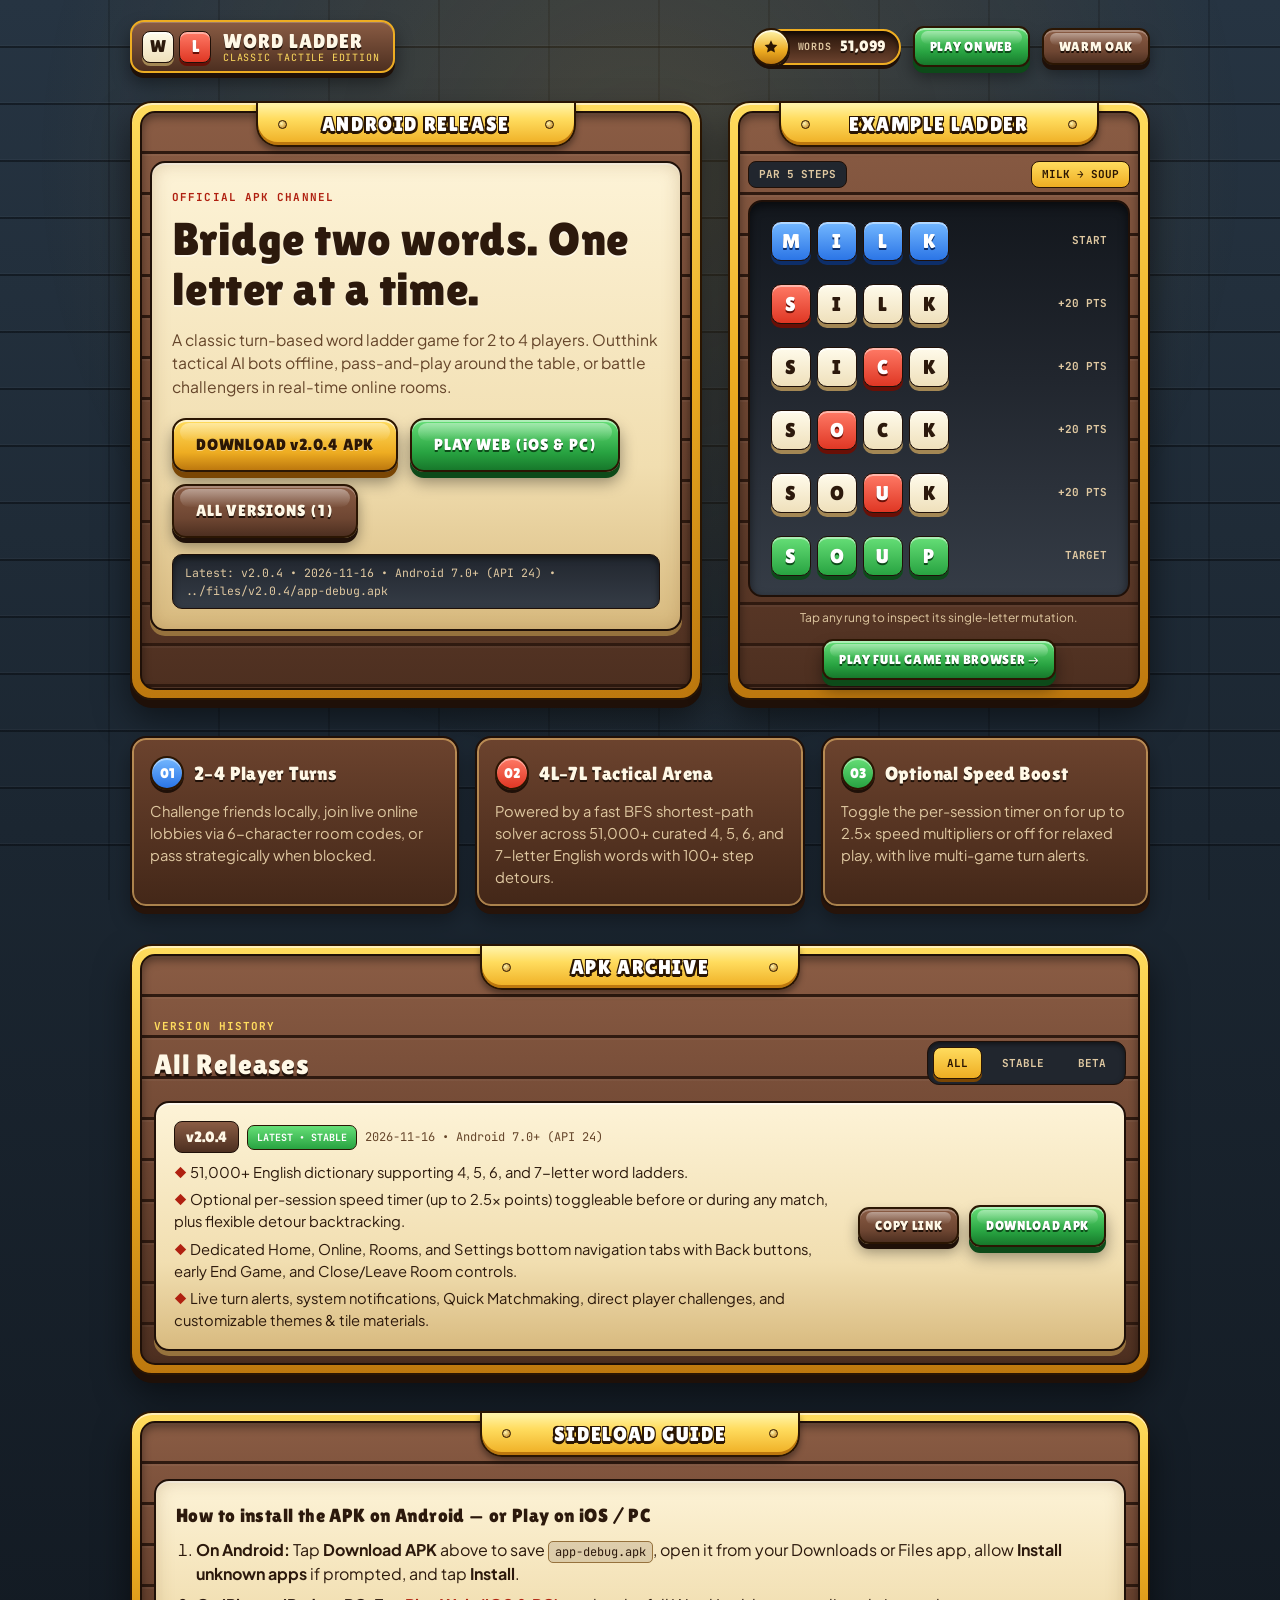
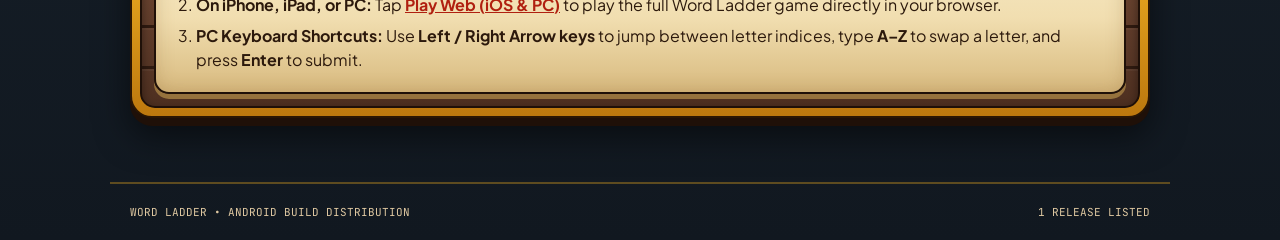
<file: v2/index2.html>
<!DOCTYPE html>
<html lang="en">
<head>
  <meta charset="UTF-8" />
  <meta name="viewport" content="width=device-width, initial-scale=1.0" />
  <title>Word Ladder — Android APK Downloads</title>
  <link rel="preconnect" href="https://fonts.googleapis.com" />
  <link rel="preconnect" href="https://fonts.gstatic.com" crossorigin />
  <link href="https://fonts.googleapis.com/css2?family=JetBrains+Mono:wght@600;700&family=Lilita+One&family=Plus+Jakarta+Sans:wght@500;600;700&family=Space+Grotesk:wght@700&display=swap" rel="stylesheet" />
  <link rel="stylesheet" href="styles2.css" />
</head>
<body class="dark">
  <div class="tavern-bg" aria-hidden="true"></div>

  <header class="topbar">
    <div class="brand-plaque" id="changePage" style="cursor: pointer;">
      <div class="brand-mark" aria-hidden="true">
        <span class="mini-block ivory">W</span>
        <span class="mini-block ruby">L</span>
      </div>
      <div class="brand-text">
        <span class="brand-title">WORD LADDER</span>
        <span class="brand-sub">CLASSIC TACTILE EDITION</span>
      </div>
    </div>

    <div class="topbar-hud">
      <div class="hud-capsule" aria-label="Dictionary size">
        <span class="hud-medallion gold" aria-hidden="true">
          <svg viewBox="0 0 24 24" width="16" height="16" fill="currentColor"><path d="M12 2l2.9 6.1 6.7.9-4.9 4.7 1.2 6.7L12 17.2l-5.9 3.2 1.2-6.7L2.4 9l6.7-.9z"/></svg>
        </span>
        <span class="hud-label">WORDS</span>
        <span class="hud-value">51,099</span>
      </div>
      <a class="tactile-btn emerald small" href="demo.html">
        PLAY ON WEB
      </a>
      <button id="themeToggle" class="tactile-btn wood small" type="button" aria-label="Toggle tavern lighting theme">
        LIGHT TABLE
      </button>
    </div>
  </header>

  <main class="container">
    <section class="hero">
      <div class="wood-panel hero-panel">
        <div class="gold-nameplate">
          <span class="rivet" aria-hidden="true"></span>
          <span>ANDROID RELEASE</span>
          <span class="rivet" aria-hidden="true"></span>
        </div>

        <div class="parchment-scroll hero-scroll">
          <span class="eyebrow">OFFICIAL APK CHANNEL</span>
          <h1>Bridge two words. One letter at a time.</h1>
          <p class="subtitle">
            A classic turn-based word ladder game for 2 to 4 players. Outthink tactical AI bots offline, pass-and-play around the table, or battle challengers in real-time online rooms.
          </p>

          <div class="hero-actions" id="latestDownloadBox">
            <!-- Populated dynamically from RELEASES[0] in app.js -->
          </div>
          <div class="inset-well meta-well">
            <p class="install-note" id="latestMetaNote"></p>
          </div>
        </div>
      </div>

      <div class="hero-board" aria-label="Interactive Word Ladder preview">
        <div class="wood-panel board-panel">
          <div class="gold-nameplate">
            <span class="rivet" aria-hidden="true"></span>
            <span>EXAMPLE LADDER</span>
            <span class="rivet" aria-hidden="true"></span>
          </div>

          <div class="board-inner">
            <div class="board-header">
              <span class="stone-badge">PAR 5 STEPS</span>
              <span class="gold-badge" id="demoStepLabel">MILK &rarr; SOUP</span>
            </div>
            <div class="stone-tray ladder-stack" id="demoLadder"></div>
            <p class="board-hint">Tap any rung to inspect its single-letter mutation.</p>
            <div style="margin-top: 12px; text-align: center;">
              <a class="tactile-btn emerald small" href="demo.html">
                PLAY FULL GAME IN BROWSER &rarr;
              </a>
            </div>
          </div>
        </div>
      </div>
    </section>

    <section class="features-grid" aria-label="Game highlights">
      <article class="leather-card">
        <div class="feature-head">
          <span class="medallion-badge sapphire">01</span>
          <h3>2&ndash;4 Player Turns</h3>
        </div>
        <p>Challenge friends locally, join live online lobbies via 6-character room codes, or pass strategically when blocked.</p>
      </article>
      <article class="leather-card">
        <div class="feature-head">
          <span class="medallion-badge ruby">02</span>
          <h3>4L&ndash;7L Tactical Arena</h3>
        </div>
        <p>Powered by a fast BFS shortest-path solver across 51,000+ curated 4, 5, 6, and 7-letter English words with 100+ step detours.</p>
      </article>
      <article class="leather-card">
        <div class="feature-head">
          <span class="medallion-badge emerald">03</span>
          <h3>Optional Speed Boost</h3>
        </div>
        <p>Toggle the per-session timer on for up to 2.5x speed multipliers or off for relaxed play, with live multi-game turn alerts.</p>
      </article>
    </section>

    <section class="releases-section" id="releases">
      <div class="wood-panel">
        <div class="gold-nameplate">
          <span class="rivet" aria-hidden="true"></span>
          <span>APK ARCHIVE</span>
          <span class="rivet" aria-hidden="true"></span>
        </div>

        <div class="panel-body">
          <div class="section-head">
            <div>
              <span class="eyebrow light">VERSION HISTORY</span>
              <h2>All Releases</h2>
            </div>
            <div class="filter-group" role="group" aria-label="Filter releases">
              <button class="filter-chip active" data-filter="all" type="button">ALL</button>
              <button class="filter-chip" data-filter="stable" type="button">STABLE</button>
              <button class="filter-chip" data-filter="beta" type="button">BETA</button>
            </div>
          </div>

          <div class="release-list" id="releaseList">
            <!-- Populated from app.js -->
          </div>
        </div>
      </div>
    </section>

    <section class="install-guide">
      <div class="wood-panel">
        <div class="gold-nameplate">
          <span class="rivet" aria-hidden="true"></span>
          <span>SIDELOAD GUIDE</span>
          <span class="rivet" aria-hidden="true"></span>
        </div>

        <div class="panel-body">
          <div class="parchment-scroll">
            <h3>How to install the APK on Android &mdash; or Play on iOS / PC</h3>
            <ol class="steps-list">
              <li><strong>On Android:</strong> Tap <strong>Download APK</strong> above to save <code>app-debug.apk</code>, open it from your Downloads or Files app, allow <strong>Install unknown apps</strong> if prompted, and tap <strong>Install</strong>.</li>
              <li><strong>On iPhone, iPad, or PC:</strong> Tap <a href="demo.html" style="color: var(--ruby-lo); font-weight: 700;">Play Web (iOS &amp; PC)</a> to play the full Word Ladder game directly in your browser.</li>
              <li><strong>PC Keyboard Shortcuts:</strong> Use <strong>Left / Right Arrow keys</strong> to jump between letter indices, type <strong>A&ndash;Z</strong> to swap a letter, and press <strong>Enter</strong> to submit.</li>
            </ol>
          </div>
        </div>
      </div>
    </section>
  </main>

  <footer class="footer">
    <span>WORD LADDER &bull; ANDROID BUILD DISTRIBUTION</span>
    <span id="footerCount"></span>
  </footer>

  <script src="app2.js"></script>
</body>
</html>
</file>
<file: styles.css>
:root {
  --bg: #f3efe6;
  --surface: #fffdf8;
  --tray: #e5dfd2;
  --bevel: #cfc8b8;
  --ink: #181a1f;
  --muted: #5a5e68;
  --mesh: #dfd9ca;

  --vermilion: #e04f33;
  --vermilion-bevel: #a8321b;
  --emerald: #1e7e5a;
  --emerald-bevel: #12563d;
  --cobalt: #2557d6;
  --cobalt-bevel: #183b96;
}

body.dark {
  --bg: #14161b;
  --surface: #222630;
  --tray: #1a1d25;
  --bevel: #0e1015;
  --ink: #f4f1ea;
  --muted: #9ca2af;
  --mesh: #21252f;
}

* {
  box-sizing: border-box;
  margin: 0;
  padding: 0;
}

body {
  font-family: 'Plus Jakarta Sans', system-ui, -apple-system, sans-serif;
  background-color: var(--bg);
  color: var(--ink);
  min-height: 100vh;
  line-height: 1.5;
  transition: background-color 0.2s ease, color 0.2s ease;
}

.mesh-bg {
  position: fixed;
  inset: 0;
  pointer-events: none;
  z-index: -1;
  background-image:
    linear-gradient(to right, var(--mesh) 1px, transparent 1px),
    linear-gradient(to bottom, var(--mesh) 1px, transparent 1px);
  background-size: 28px 28px;
  opacity: 0.55;
}

.topbar {
  max-width: 1040px;
  margin: 0 auto;
  padding: 20px 20px 8px;
  display: flex;
  align-items: center;
  justify-content: space-between;
}

.brand {
  display: flex;
  align-items: center;
  gap: 12px;
}

.brand-mark {
  display: flex;
  gap: 4px;
}

.mini-block {
  width: 28px;
  height: 28px;
  display: grid;
  place-items: center;
  font-family: 'Space Grotesk', sans-serif;
  font-weight: 700;
  font-size: 14px;
  border-radius: 6px;
}

.mini-block.ivory {
  background: var(--surface);
  color: var(--ink);
  border: 1.5px solid var(--bevel);
  box-shadow: 0 3px 0 var(--bevel);
}

.mini-block.vermilion {
  background: var(--vermilion);
  color: #fff;
  border: 1.5px solid var(--vermilion-bevel);
  box-shadow: 0 3px 0 var(--vermilion-bevel);
}

.brand-title {
  font-family: 'Space Grotesk', sans-serif;
  font-weight: 700;
  font-size: 18px;
  letter-spacing: 0.04em;
}

.container {
  max-width: 1040px;
  margin: 0 auto;
  padding: 24px 20px 64px;
  display: flex;
  flex-direction: column;
  gap: 44px;
}

.hero {
  display: grid;
  grid-template-columns: 1.15fr 0.85fr;
  gap: 32px;
  align-items: center;
}

.eyebrow {
  display: inline-block;
  font-family: 'JetBrains Mono', monospace;
  font-size: 11px;
  font-weight: 700;
  letter-spacing: 0.1em;
  color: var(--vermilion);
  margin-bottom: 10px;
}

h1 {
  font-family: 'Space Grotesk', sans-serif;
  font-size: clamp(2rem, 4.2vw, 3.2rem);
  line-height: 1.08;
  letter-spacing: -0.02em;
  margin-bottom: 16px;
}

h2 {
  font-family: 'Space Grotesk', sans-serif;
  font-size: 1.75rem;
  line-height: 1.15;
}

h3 {
  font-family: 'Space Grotesk', sans-serif;
  font-size: 1.15rem;
  margin-bottom: 6px;
}

.subtitle {
  color: var(--muted);
  font-size: 1.02rem;
  max-width: 52ch;
  margin-bottom: 24px;
}

.hero-actions {
  display: flex;
  flex-wrap: wrap;
  gap: 12px;
  align-items: center;
}

.install-note {
  margin-top: 12px;
  font-family: 'JetBrains Mono', monospace;
  font-size: 12px;
  color: var(--muted);
}

/* 3D Tactile Buttons */
.tactile-btn {
  display: inline-flex;
  align-items: center;
  justify-content: center;
  gap: 10px;
  font-family: 'Space Grotesk', sans-serif;
  font-weight: 700;
  font-size: 15px;
  letter-spacing: 0.03em;
  text-decoration: none;
  padding: 13px 22px;
  border-radius: 12px;
  cursor: pointer;
  border: 1.5px solid var(--vermilion-bevel);
  background: var(--vermilion);
  color: #fff;
  box-shadow: 0 5px 0 var(--vermilion-bevel);
  transition: transform 0.08s ease, box-shadow 0.08s ease;
  user-select: none;
}

.tactile-btn:hover {
  transform: translateY(-1px);
  box-shadow: 0 6px 0 var(--vermilion-bevel);
}

.tactile-btn:active {
  transform: translateY(4px);
  box-shadow: 0 1px 0 var(--vermilion-bevel);
}

.tactile-btn.emerald {
  background: var(--emerald);
  border-color: var(--emerald-bevel);
  box-shadow: 0 5px 0 var(--emerald-bevel);
}

.tactile-btn.emerald:active {
  box-shadow: 0 1px 0 var(--emerald-bevel);
}

.tactile-btn.secondary {
  background: var(--surface);
  color: var(--ink);
  border-color: var(--bevel);
  box-shadow: 0 4px 0 var(--bevel);
}

.tactile-btn.secondary:active {
  box-shadow: 0 1px 0 var(--bevel);
}

.tactile-btn.small {
  padding: 9px 14px;
  font-size: 12px;
  font-family: 'JetBrains Mono', monospace;
  border-radius: 9px;
}

/* 3D Surface Cards */
.board-card,
.feature-card,
.release-card {
  background: var(--surface);
  border: 1.5px solid var(--bevel);
  border-radius: 16px;
  padding: 20px;
  box-shadow: 0 5px 0 var(--bevel);
}

.board-header {
  display: flex;
  justify-content: space-between;
  align-items: center;
  margin-bottom: 16px;
}

.mono-label {
  font-family: 'JetBrains Mono', monospace;
  font-size: 11px;
  font-weight: 700;
  color: var(--muted);
  letter-spacing: 0.08em;
}

.mono-badge {
  font-family: 'JetBrains Mono', monospace;
  font-size: 11px;
  font-weight: 700;
  background: var(--tray);
  border: 1px solid var(--bevel);
  padding: 4px 9px;
  border-radius: 6px;
}

.ladder-stack {
  display: flex;
  flex-direction: column;
  gap: 10px;
}

.ladder-row {
  display: flex;
  align-items: center;
  justify-content: space-between;
  gap: 10px;
  padding: 6px 8px;
  border-radius: 10px;
  cursor: pointer;
  transition: background-color 0.15s ease;
}

.ladder-row:hover,
.ladder-row.selected {
  background: var(--tray);
}

.tiles-group {
  display: flex;
  gap: 6px;
}

.tile {
  width: 40px;
  height: 40px;
  display: grid;
  place-items: center;
  font-family: 'Space Grotesk', sans-serif;
  font-weight: 700;
  font-size: 19px;
  border-radius: 9px;
  background: var(--surface);
  color: var(--ink);
  border: 1.5px solid var(--bevel);
  box-shadow: 0 4px 0 var(--bevel);
  transition: transform 0.12s ease;
}

.ladder-row:hover .tile {
  transform: translateY(-2px);
}

.tile.start {
  background: var(--cobalt);
  color: #fff;
  border-color: var(--cobalt-bevel);
  box-shadow: 0 4px 0 var(--cobalt-bevel);
}

.tile.changed {
  background: var(--vermilion);
  color: #fff;
  border-color: var(--vermilion-bevel);
  box-shadow: 0 4px 0 var(--vermilion-bevel);
}

.tile.target {
  background: var(--emerald);
  color: #fff;
  border-color: var(--emerald-bevel);
  box-shadow: 0 4px 0 var(--emerald-bevel);
}

.row-meta {
  font-family: 'JetBrains Mono', monospace;
  font-size: 11px;
  color: var(--muted);
}

.board-hint {
  margin-top: 14px;
  font-size: 12px;
  color: var(--muted);
  text-align: center;
}

/* Features */
.features-grid {
  display: grid;
  grid-template-columns: repeat(3, 1fr);
  gap: 16px;
}

.feature-tag {
  display: inline-block;
  font-family: 'JetBrains Mono', monospace;
  font-size: 11px;
  font-weight: 700;
  color: #fff;
  padding: 3px 8px;
  border-radius: 6px;
  margin-bottom: 10px;
}

.feature-tag.cobalt { background: var(--cobalt); }
.feature-tag.vermilion { background: var(--vermilion); }
.feature-tag.emerald { background: var(--emerald); }

.feature-card p {
  color: var(--muted);
  font-size: 0.92rem;
}

/* Releases */
.section-head {
  display: flex;
  justify-content: space-between;
  align-items: flex-end;
  flex-wrap: wrap;
  gap: 12px;
  margin-bottom: 16px;
}

.filter-group {
  display: flex;
  gap: 6px;
}

.filter-chip {
  font-family: 'JetBrains Mono', monospace;
  font-size: 11px;
  font-weight: 700;
  padding: 8px 12px;
  border-radius: 8px;
  border: 1.5px solid var(--bevel);
  background: var(--tray);
  color: var(--ink);
  cursor: pointer;
}

.filter-chip.active {
  background: var(--ink);
  color: var(--bg);
  border-color: var(--ink);
}

.platform-note {
  color: var(--muted);
  font-size: 0.9rem;
}

.platform-note strong {
  color: var(--vermilion);
}

.demo-list {
  display: grid;
  grid-template-columns: repeat(auto-fit, minmax(260px, 1fr));
  gap: 14px;
}

.demo-card {
  display: flex;
  align-items: center;
  justify-content: space-between;
  gap: 16px;
  background: var(--surface);
  border: 1.5px solid var(--bevel);
  border-radius: 16px;
  padding: 20px;
  box-shadow: 0 5px 0 var(--bevel);
}

.demo-card h3 {
  margin-bottom: 4px;
}

.demo-card p {
  color: var(--muted);
  font-size: 0.9rem;
}

.release-list {
  display: flex;
  flex-direction: column;
  gap: 14px;
}

.release-card {
  display: flex;
  justify-content: space-between;
  align-items: center;
  flex-wrap: wrap;
  gap: 16px;
}

.release-info {
  flex: 1;
  min-width: 240px;
}

.release-title-row {
  display: flex;
  align-items: center;
  flex-wrap: wrap;
  gap: 10px;
  margin-bottom: 6px;
}

.version-pill {
  font-family: 'JetBrains Mono', monospace;
  font-weight: 700;
  font-size: 13px;
  padding: 4px 10px;
  border-radius: 7px;
  background: var(--tray);
  border: 1px solid var(--bevel);
}

.channel-pill {
  font-family: 'JetBrains Mono', monospace;
  font-size: 10px;
  font-weight: 700;
  text-transform: uppercase;
  padding: 3px 8px;
  border-radius: 6px;
  color: #fff;
}

.channel-pill.stable { background: var(--emerald); }
.channel-pill.beta { background: var(--cobalt); }

.release-badge,
.recommendation-badge {
  font-family: 'JetBrains Mono', monospace;
  font-size: 10px;
  font-weight: 700;
  padding: 3px 8px;
  border-radius: 6px;
  background: var(--tray);
  border: 1px solid var(--bevel);
}

.recommendation-badge {
  color: var(--emerald);
}

.release-date {
  font-family: 'JetBrains Mono', monospace;
  font-size: 12px;
  color: var(--muted);
}

.release-notes {
  list-style: none;
  display: flex;
  flex-direction: column;
  gap: 4px;
  margin-top: 8px;
  font-size: 0.92rem;
  color: var(--muted);
}

.release-notes li::before {
  content: '— ';
  color: var(--vermilion);
  font-weight: 700;
}

.release-actions {
  display: flex;
  align-items: center;
  flex-wrap: wrap;
  gap: 10px;
}

.steps-list {
  margin-top: 10px;
  padding-left: 20px;
  color: var(--muted);
  display: flex;
  flex-direction: column;
  gap: 6px;
}

.steps-list code {
  font-family: 'JetBrains Mono', monospace;
  font-size: 12px;
  background: var(--tray);
  padding: 2px 6px;
  border-radius: 4px;
  color: var(--ink);
}

.footer {
  max-width: 1040px;
  margin: 0 auto;
  padding: 20px;
  border-top: 1px solid var(--bevel);
  display: flex;
  justify-content: space-between;
  flex-wrap: wrap;
  gap: 8px;
  font-family: 'JetBrains Mono', monospace;
  font-size: 11px;
  color: var(--muted);
}

@media (max-width: 820px) {
  .hero {
    grid-template-columns: 1fr;
  }
  .features-grid {
    grid-template-columns: 1fr;
  }
}

@media (max-width: 520px) {
  .demo-card {
    align-items: flex-start;
    flex-direction: column;
  }
}
</file>
<file: v2/styles2.css>
:root {
  --bg-top: #4b3424;
  --bg-mid: #382519;
  --bg-bottom: #26180f;
  --mortar: rgba(20, 10, 4, 0.45);
  --glow: rgba(255, 206, 107, 0.22);

  --wood-hi: #8a5c44;
  --wood-mid: #6e4632;
  --wood-lo: #4d2f20;
  --wood-seam: #2f1a10;
  --wood-frame: #1f1008;

  --gold-spec: #fff5ad;
  --gold-hi: #ffdc5e;
  --gold-mid: #eead22;
  --gold-lo: #bd780e;
  --gold-bevel: #7a4604;
  --gold-ink: #2b1603;

  --parchment-hi: #fdf3d7;
  --parchment-mid: #f1deb0;
  --parchment-lo: #d8ba7f;
  --parchment-bevel: #96723d;
  --parchment-ink: #2c190c;
  --parchment-muted: #65452a;

  --leather-hi: #6c432e;
  --leather-lo: #432718;
  --leather-bevel: #27140a;
  --leather-stitch: rgba(226, 179, 105, 0.65);

  --stone-hi: #4d5663;
  --stone-mid: #353c46;
  --stone-lo: #21262e;
  --stone-bevel: #13171d;

  --emerald-hi: #66df77;
  --emerald-mid: #28a341;
  --emerald-lo: #17782b;
  --emerald-bevel: #0d4a19;

  --ruby-hi: #ff7a66;
  --ruby-mid: #df3724;
  --ruby-lo: #b02010;
  --ruby-bevel: #690f06;

  --sapphire-hi: #74b8ff;
  --sapphire-mid: #2b75e6;
  --sapphire-lo: #194fae;
  --sapphire-bevel: #0d2e69;

  --ivory-hi: #fffbeb;
  --ivory-mid: #efe0bb;
  --ivory-bevel: #a38754;

  --cream-text: #fff8e6;
  --sand-muted: #dfc8a1;
}

body.dark {
  --bg-top: #263442;
  --bg-mid: #1b2631;
  --bg-bottom: #111820;
  --mortar: rgba(8, 12, 17, 0.55);
  --glow: rgba(245, 166, 35, 0.16);
}

* {
  box-sizing: border-box;
  margin: 0;
  padding: 0;
}

body {
  font-family: 'Plus Jakarta Sans', system-ui, -apple-system, sans-serif;
  background: linear-gradient(180deg, var(--bg-top), var(--bg-mid) 45%, var(--bg-bottom));
  color: var(--cream-text);
  min-height: 100vh;
  line-height: 1.5;
  overflow-x: hidden;
}

.tavern-bg {
  position: fixed;
  inset: 0;
  pointer-events: none;
  z-index: -1;
  background-image:
    radial-gradient(circle at 50% 18%, var(--glow), transparent 62%),
    repeating-linear-gradient(
      0deg,
      transparent 0px,
      transparent 54px,
      var(--mortar) 54px,
      var(--mortar) 56px,
      rgba(255, 255, 255, 0.03) 56px,
      rgba(255, 255, 255, 0.03) 57px
    ),
    repeating-linear-gradient(
      90deg,
      transparent 0px,
      transparent 108px,
      rgba(8, 12, 17, 0.24) 108px,
      rgba(8, 12, 17, 0.24) 110px
    );
}

.topbar {
  max-width: 1060px;
  margin: 0 auto;
  padding: 20px 20px 8px;
  display: flex;
  align-items: center;
  justify-content: space-between;
  flex-wrap: wrap;
  gap: 14px;
}

.brand-plaque {
  display: flex;
  align-items: center;
  gap: 12px;
  padding: 8px 14px 8px 10px;
  border-radius: 14px;
  background: linear-gradient(180deg, var(--wood-hi), var(--wood-lo));
  border: 2px solid var(--gold-mid);
  box-shadow:
    inset 0 1px 0 rgba(255, 255, 255, 0.2),
    0 5px 0 var(--wood-frame),
    0 10px 18px rgba(0, 0, 0, 0.45);
}

.brand-mark {
  display: flex;
  gap: 5px;
}

.mini-block {
  width: 32px;
  height: 32px;
  display: grid;
  place-items: center;
  font-family: 'Lilita One', 'Space Grotesk', sans-serif;
  font-size: 17px;
  border-radius: 8px;
  border: 1.5px solid var(--wood-frame);
}

.mini-block.ivory {
  background: linear-gradient(180deg, var(--ivory-hi), var(--ivory-mid));
  color: var(--parchment-ink);
  box-shadow: inset 0 2px 0 rgba(255, 255, 255, 0.7), 0 3px 0 var(--ivory-bevel);
}

.mini-block.ruby {
  background: linear-gradient(180deg, var(--ruby-hi), var(--ruby-mid));
  color: #fff;
  text-shadow: 0 2px 0 var(--ruby-bevel);
  box-shadow: inset 0 2px 0 rgba(255, 255, 255, 0.4), 0 3px 0 var(--ruby-bevel);
}

.brand-text {
  display: flex;
  flex-direction: column;
  line-height: 1.1;
}

.brand-title {
  font-family: 'Lilita One', 'Space Grotesk', sans-serif;
  font-size: 20px;
  letter-spacing: 0.05em;
  color: var(--cream-text);
  text-shadow: 0 2px 0 var(--wood-frame);
}

.brand-sub {
  font-family: 'JetBrains Mono', monospace;
  font-size: 10px;
  color: var(--gold-hi);
  letter-spacing: 0.08em;
}

.topbar-hud {
  display: flex;
  align-items: center;
  gap: 12px;
  flex-wrap: wrap;
}

/* Classic Capsule Resource Gauge (Reference-inspired) */
.hud-capsule {
  position: relative;
  display: inline-flex;
  align-items: center;
  gap: 8px;
  height: 36px;
  padding: 0 14px 0 42px;
  border-radius: 999px;
  background: linear-gradient(180deg, var(--leather-bevel), var(--leather-lo) 45%, var(--leather-hi));
  border: 2px solid var(--gold-mid);
  box-shadow: inset 0 3px 5px rgba(0, 0, 0, 0.55), 0 4px 0 var(--wood-frame);
}

.hud-medallion {
  position: absolute;
  left: -4px;
  width: 38px;
  height: 38px;
  border-radius: 50%;
  display: grid;
  place-items: center;
  background: linear-gradient(180deg, var(--gold-spec), var(--gold-mid) 60%, var(--gold-lo));
  color: var(--gold-ink);
  border: 2px solid var(--gold-ink);
  box-shadow: inset 0 2px 0 rgba(255, 255, 255, 0.65), 0 3px 0 var(--wood-frame);
}

.hud-label {
  font-family: 'JetBrains Mono', monospace;
  font-size: 10px;
  font-weight: 700;
  color: var(--sand-muted);
  letter-spacing: 0.08em;
}

.hud-value {
  font-family: 'Lilita One', sans-serif;
  font-size: 15px;
  color: var(--cream-text);
  text-shadow: 0 2px 0 var(--wood-frame);
}

.container {
  max-width: 1060px;
  margin: 0 auto;
  padding: 20px 20px 64px;
  display: flex;
  flex-direction: column;
  gap: 36px;
}

/* Wood Plank Panel + Burnished Gold Riveted Frame */
.wood-panel {
  position: relative;
  border-radius: 22px;
  padding: 8px;
  background: linear-gradient(180deg, var(--gold-hi), var(--gold-mid) 45%, var(--gold-lo));
  border: 2.5px solid var(--gold-ink);
  box-shadow:
    inset 0 2px 0 rgba(255, 255, 255, 0.55),
    0 8px 0 var(--wood-frame),
    0 18px 34px rgba(0, 0, 0, 0.52);
}

.wood-panel::before {
  content: '';
  position: absolute;
  inset: 8px;
  border-radius: 15px;
  border: 2px solid var(--wood-frame);
  background:
    repeating-linear-gradient(
      180deg,
      rgba(255, 255, 255, 0.04) 0px,
      rgba(255, 255, 255, 0.04) 2px,
      transparent 2px,
      transparent 38px,
      var(--wood-seam) 38px,
      var(--wood-seam) 41px
    ),
    linear-gradient(180deg, var(--wood-hi), var(--wood-mid) 50%, var(--wood-lo));
  box-shadow: inset 0 4px 10px rgba(0, 0, 0, 0.42);
  pointer-events: none;
}

.wood-panel > * {
  position: relative;
  z-index: 1;
}

/* Curved Top Gold Nameplate Banner (PAUSED plaque inspiration) */
.gold-nameplate {
  width: min(320px, 84%);
  margin: -8px auto 14px;
  height: 44px;
  display: flex;
  align-items: center;
  justify-content: space-between;
  padding: 0 20px;
  background: linear-gradient(180deg, var(--gold-spec), var(--gold-hi) 38%, var(--gold-mid));
  border: 2.5px solid var(--gold-ink);
  border-top: none;
  border-radius: 0 0 22px 22px;
  box-shadow:
    inset 0 -3px 0 var(--gold-lo),
    0 4px 6px rgba(0, 0, 0, 0.4);
  font-family: 'Lilita One', 'Space Grotesk', sans-serif;
  font-size: 20px;
  letter-spacing: 0.08em;
  color: #fff;
  text-shadow:
    -1.5px -1.5px 0 var(--gold-ink),
     1.5px -1.5px 0 var(--gold-ink),
    -1.5px  1.5px 0 var(--gold-ink),
     1.5px  1.5px 0 var(--gold-ink),
     0      3px   0 var(--gold-ink);
}

.rivet {
  width: 9px;
  height: 9px;
  border-radius: 50%;
  background: radial-gradient(circle at 35% 35%, var(--gold-spec), var(--gold-lo));
  border: 1.5px solid var(--gold-ink);
  flex-shrink: 0;
}

.panel-body {
  padding: 8px 14px 14px;
}

/* Aged Parchment Scroll */
.parchment-scroll {
  background: linear-gradient(180deg, var(--parchment-hi), var(--parchment-mid) 65%, var(--parchment-lo));
  color: var(--parchment-ink);
  border: 2px solid var(--wood-frame);
  border-radius: 15px;
  padding: 20px;
  box-shadow:
    inset 0 0 18px rgba(132, 88, 34, 0.25),
    inset 0 2px 0 rgba(255, 255, 255, 0.6),
    0 5px 0 var(--parchment-bevel);
}

.hero {
  display: grid;
  grid-template-columns: 1.15fr 0.85fr;
  gap: 26px;
  align-items: stretch;
}

.hero-scroll {
  margin: 0 10px 10px;
}

.eyebrow {
  display: inline-block;
  font-family: 'JetBrains Mono', monospace;
  font-size: 11px;
  font-weight: 700;
  letter-spacing: 0.1em;
  color: var(--ruby-lo);
  margin-bottom: 8px;
}

.eyebrow.light {
  color: var(--gold-hi);
}

h1 {
  font-family: 'Lilita One', 'Space Grotesk', sans-serif;
  font-weight: 400;
  font-size: clamp(1.95rem, 3.8vw, 2.9rem);
  line-height: 1.08;
  letter-spacing: 0.01em;
  color: var(--parchment-ink);
  text-shadow: 0 2px 0 rgba(255, 255, 255, 0.55);
  margin-bottom: 14px;
}

h2 {
  font-family: 'Lilita One', 'Space Grotesk', sans-serif;
  font-weight: 400;
  font-size: 1.75rem;
  letter-spacing: 0.03em;
  color: var(--cream-text);
  text-shadow: 0 3px 0 var(--wood-frame);
}

h3 {
  font-family: 'Lilita One', 'Space Grotesk', sans-serif;
  font-weight: 400;
  font-size: 1.2rem;
  letter-spacing: 0.02em;
}

.subtitle {
  color: var(--parchment-muted);
  font-size: 0.98rem;
  max-width: 52ch;
  margin-bottom: 20px;
}

.hero-actions {
  display: flex;
  flex-wrap: wrap;
  gap: 12px;
  align-items: center;
}

.inset-well {
  margin-top: 16px;
  background: linear-gradient(180deg, var(--stone-lo), var(--stone-mid));
  border: 1.5px solid var(--wood-frame);
  border-radius: 10px;
  padding: 9px 12px;
  box-shadow: inset 0 3px 6px rgba(0, 0, 0, 0.5);
}

.install-note {
  font-family: 'JetBrains Mono', monospace;
  font-size: 11.5px;
  color: var(--sand-muted);
  word-break: break-word;
}

/* Glossy 3D Beveled Skeuomorphic Buttons */
.tactile-btn {
  position: relative;
  display: inline-flex;
  align-items: center;
  justify-content: center;
  gap: 9px;
  font-family: 'Lilita One', 'Space Grotesk', sans-serif;
  font-weight: 400;
  font-size: 16px;
  letter-spacing: 0.05em;
  text-decoration: none;
  padding: 13px 22px;
  border-radius: 14px;
  cursor: pointer;
  border: 2px solid var(--gold-ink);
  background: linear-gradient(180deg, var(--gold-hi), var(--gold-mid) 65%, var(--gold-lo));
  color: var(--gold-ink);
  text-shadow: 0 1px 0 rgba(255, 255, 255, 0.45);
  box-shadow:
    inset 0 2px 0 rgba(255, 255, 255, 0.65),
    0 6px 0 var(--gold-bevel),
    0 10px 16px rgba(0, 0, 0, 0.4);
  transition: transform 0.09s ease, box-shadow 0.09s ease, filter 0.12s ease;
  user-select: none;
}

.tactile-btn::before {
  content: '';
  position: absolute;
  top: 3px;
  left: 6px;
  right: 6px;
  height: 36%;
  border-radius: 9px;
  background: linear-gradient(180deg, rgba(255, 255, 255, 0.42), rgba(255, 255, 255, 0.02));
  pointer-events: none;
}

.tactile-btn:hover {
  filter: brightness(1.06);
  transform: translateY(-1px);
  box-shadow:
    inset 0 2px 0 rgba(255, 255, 255, 0.72),
    0 7px 0 var(--gold-bevel),
    0 12px 18px rgba(0, 0, 0, 0.45);
}

.tactile-btn:active {
  transform: translateY(5px);
  box-shadow:
    inset 0 2px 4px rgba(0, 0, 0, 0.35),
    0 1px 0 var(--gold-bevel);
}

.tactile-btn.emerald {
  background: linear-gradient(180deg, var(--emerald-hi), var(--emerald-mid) 65%, var(--emerald-lo));
  color: #fff;
  text-shadow: 0 2px 0 var(--emerald-bevel);
  box-shadow:
    inset 0 2px 0 rgba(255, 255, 255, 0.48),
    0 6px 0 var(--emerald-bevel),
    0 10px 16px rgba(0, 0, 0, 0.4);
}

.tactile-btn.emerald:hover {
  box-shadow:
    inset 0 2px 0 rgba(255, 255, 255, 0.55),
    0 7px 0 var(--emerald-bevel),
    0 12px 18px rgba(0, 0, 0, 0.45);
}

.tactile-btn.emerald:active {
  box-shadow: 0 1px 0 var(--emerald-bevel);
}

.tactile-btn.wood,
.tactile-btn.secondary {
  background: linear-gradient(180deg, var(--wood-hi), var(--wood-mid) 65%, var(--wood-lo));
  color: var(--cream-text);
  text-shadow: 0 2px 0 var(--wood-frame);
  box-shadow:
    inset 0 2px 0 rgba(255, 255, 255, 0.28),
    0 5px 0 var(--wood-frame),
    0 8px 14px rgba(0, 0, 0, 0.38);
}

.tactile-btn.wood:hover,
.tactile-btn.secondary:hover {
  box-shadow:
    inset 0 2px 0 rgba(255, 255, 255, 0.34),
    0 6px 0 var(--wood-frame),
    0 10px 16px rgba(0, 0, 0, 0.42);
}

.tactile-btn.wood:active,
.tactile-btn.secondary:active {
  box-shadow: 0 1px 0 var(--wood-frame);
}

.tactile-btn.small {
  padding: 9px 15px;
  font-size: 13px;
  border-radius: 11px;
}

/* Demo Ladder Board */
.board-inner {
  padding: 0 10px 10px;
}

.board-header {
  display: flex;
  justify-content: space-between;
  align-items: center;
  gap: 8px;
  margin-bottom: 12px;
}

.stone-badge {
  font-family: 'JetBrains Mono', monospace;
  font-size: 11px;
  font-weight: 700;
  color: var(--sand-muted);
  background: var(--stone-lo);
  border: 1.5px solid var(--wood-frame);
  padding: 4px 10px;
  border-radius: 8px;
}

.gold-badge {
  font-family: 'JetBrains Mono', monospace;
  font-size: 11px;
  font-weight: 700;
  background: linear-gradient(180deg, var(--gold-hi), var(--gold-mid));
  color: var(--gold-ink);
  border: 1.5px solid var(--gold-ink);
  padding: 4px 10px;
  border-radius: 8px;
}

.stone-tray {
  background: linear-gradient(180deg, var(--stone-bevel), var(--stone-lo) 45%, var(--stone-mid));
  border: 2px solid var(--wood-frame);
  border-radius: 14px;
  padding: 12px;
  box-shadow: inset 0 4px 10px rgba(0, 0, 0, 0.55);
}

.ladder-stack {
  display: flex;
  flex-direction: column;
  gap: 9px;
}

.ladder-row {
  display: flex;
  align-items: center;
  justify-content: space-between;
  gap: 10px;
  padding: 6px 8px;
  border-radius: 11px;
  cursor: pointer;
  border: 1.5px solid transparent;
  transition: background-color 0.14s ease, border-color 0.14s ease;
}

.ladder-row:hover,
.ladder-row.selected {
  background: rgba(255, 220, 94, 0.12);
  border-color: var(--gold-mid);
}

.tiles-group {
  display: flex;
  gap: 6px;
}

.tile {
  width: 40px;
  height: 40px;
  display: grid;
  place-items: center;
  font-family: 'Lilita One', 'Space Grotesk', sans-serif;
  font-size: 20px;
  border-radius: 10px;
  background: linear-gradient(180deg, var(--ivory-hi), var(--ivory-mid));
  color: var(--parchment-ink);
  border: 1.75px solid var(--wood-frame);
  box-shadow:
    inset 0 2px 0 rgba(255, 255, 255, 0.72),
    0 4px 0 var(--ivory-bevel);
  transition: transform 0.12s ease;
}

.ladder-row:hover .tile {
  transform: translateY(-2px);
}

.tile.start {
  background: linear-gradient(180deg, var(--sapphire-hi), var(--sapphire-mid));
  color: #fff;
  text-shadow: 0 2px 0 var(--sapphire-bevel);
  box-shadow: inset 0 2px 0 rgba(255, 255, 255, 0.45), 0 4px 0 var(--sapphire-bevel);
}

.tile.changed {
  background: linear-gradient(180deg, var(--ruby-hi), var(--ruby-mid));
  color: #fff;
  text-shadow: 0 2px 0 var(--ruby-bevel);
  box-shadow: inset 0 2px 0 rgba(255, 255, 255, 0.45), 0 4px 0 var(--ruby-bevel);
}

.tile.target {
  background: linear-gradient(180deg, var(--emerald-hi), var(--emerald-mid));
  color: #fff;
  text-shadow: 0 2px 0 var(--emerald-bevel);
  box-shadow: inset 0 2px 0 rgba(255, 255, 255, 0.45), 0 4px 0 var(--emerald-bevel);
}

.row-meta {
  font-family: 'JetBrains Mono', monospace;
  font-size: 11px;
  font-weight: 700;
  color: var(--sand-muted);
}

.board-hint {
  margin-top: 12px;
  font-size: 12px;
  color: var(--sand-muted);
  text-align: center;
}

/* Saddle Leather Feature Cards */
.features-grid {
  display: grid;
  grid-template-columns: repeat(3, 1fr);
  gap: 16px;
}

.leather-card {
  position: relative;
  background: linear-gradient(180deg, var(--leather-hi), var(--leather-lo));
  border: 2px solid var(--wood-frame);
  border-radius: 16px;
  padding: 18px;
  box-shadow:
    inset 0 0 0 2px var(--leather-stitch),
    0 6px 0 var(--leather-bevel),
    0 12px 20px rgba(0, 0, 0, 0.35);
}

.feature-head {
  display: flex;
  align-items: center;
  gap: 10px;
  margin-bottom: 10px;
}

.leather-card h3 {
  color: var(--cream-text);
  text-shadow: 0 2px 0 var(--wood-frame);
}

.leather-card p {
  color: var(--sand-muted);
  font-size: 0.92rem;
}

.medallion-badge {
  width: 34px;
  height: 34px;
  border-radius: 50%;
  display: grid;
  place-items: center;
  font-family: 'Lilita One', sans-serif;
  font-size: 14px;
  color: #fff;
  border: 2px solid var(--gold-ink);
  flex-shrink: 0;
  box-shadow: inset 0 2px 0 rgba(255, 255, 255, 0.4), 0 3px 0 var(--wood-frame);
}

.medallion-badge.sapphire { background: linear-gradient(180deg, var(--sapphire-hi), var(--sapphire-mid)); }
.medallion-badge.ruby { background: linear-gradient(180deg, var(--ruby-hi), var(--ruby-mid)); }
.medallion-badge.emerald { background: linear-gradient(180deg, var(--emerald-hi), var(--emerald-mid)); }

/* Releases Section */
.section-head {
  display: flex;
  justify-content: space-between;
  align-items: flex-end;
  flex-wrap: wrap;
  gap: 12px;
  margin-bottom: 16px;
}

.filter-group {
  display: flex;
  gap: 6px;
  padding: 5px;
  border-radius: 12px;
  background: var(--stone-lo);
  border: 1.5px solid var(--wood-frame);
  box-shadow: inset 0 2px 5px rgba(0, 0, 0, 0.5);
}

.filter-chip {
  font-family: 'JetBrains Mono', monospace;
  font-size: 11px;
  font-weight: 700;
  padding: 8px 13px;
  border-radius: 8px;
  border: 1.5px solid transparent;
  background: transparent;
  color: var(--sand-muted);
  cursor: pointer;
  transition: all 0.12s ease;
}

.filter-chip.active {
  background: linear-gradient(180deg, var(--gold-hi), var(--gold-mid));
  color: var(--gold-ink);
  border-color: var(--gold-ink);
  box-shadow: 0 3px 0 var(--gold-bevel);
}

.release-list {
  display: flex;
  flex-direction: column;
  gap: 14px;
}

.release-card {
  display: flex;
  justify-content: space-between;
  align-items: center;
  flex-wrap: wrap;
  gap: 16px;
  background: linear-gradient(180deg, var(--parchment-hi), var(--parchment-mid) 65%, var(--parchment-lo));
  color: var(--parchment-ink);
  border: 2px solid var(--wood-frame);
  border-radius: 15px;
  padding: 18px;
  box-shadow:
    inset 0 2px 0 rgba(255, 255, 255, 0.6),
    0 5px 0 var(--parchment-bevel);
}

.release-info {
  flex: 1;
  min-width: 240px;
}

.release-title-row {
  display: flex;
  align-items: center;
  flex-wrap: wrap;
  gap: 8px;
  margin-bottom: 8px;
}

.version-pill {
  font-family: 'Lilita One', sans-serif;
  font-size: 15px;
  padding: 4px 11px;
  border-radius: 8px;
  background: linear-gradient(180deg, var(--wood-hi), var(--wood-lo));
  color: var(--cream-text);
  border: 1.5px solid var(--wood-frame);
}

.channel-pill {
  font-family: 'JetBrains Mono', monospace;
  font-size: 10px;
  font-weight: 700;
  text-transform: uppercase;
  padding: 4px 9px;
  border-radius: 7px;
  color: #fff;
  border: 1.5px solid var(--gold-ink);
}

.channel-pill.stable { background: linear-gradient(180deg, var(--emerald-hi), var(--emerald-mid)); }
.channel-pill.beta { background: linear-gradient(180deg, var(--sapphire-hi), var(--sapphire-mid)); }

.release-date {
  font-family: 'JetBrains Mono', monospace;
  font-size: 12px;
  color: var(--parchment-muted);
}

.release-notes {
  list-style: none;
  display: flex;
  flex-direction: column;
  gap: 5px;
  margin-top: 8px;
  font-size: 0.92rem;
  color: var(--parchment-ink);
}

.release-notes li::before {
  content: '◆ ';
  color: var(--ruby-lo);
  font-weight: 700;
}

.release-actions {
  display: flex;
  align-items: center;
  gap: 10px;
  flex-wrap: wrap;
}

.install-guide h3 {
  color: var(--parchment-ink);
  margin-bottom: 8px;
}

.steps-list {
  margin-top: 8px;
  padding-left: 20px;
  color: var(--parchment-ink);
  display: flex;
  flex-direction: column;
  gap: 7px;
}

.steps-list code {
  font-family: 'JetBrains Mono', monospace;
  font-size: 12px;
  background: rgba(67, 39, 24, 0.14);
  border: 1px solid var(--parchment-bevel);
  padding: 2px 6px;
  border-radius: 5px;
  color: var(--parchment-ink);
}

.footer {
  max-width: 1060px;
  margin: 0 auto;
  padding: 20px;
  border-top: 2px solid rgba(238, 173, 34, 0.35);
  display: flex;
  justify-content: space-between;
  flex-wrap: wrap;
  gap: 8px;
  font-family: 'JetBrains Mono', monospace;
  font-size: 11px;
  color: var(--sand-muted);
}

@media (max-width: 860px) {
  .hero {
    grid-template-columns: 1fr;
  }
  .features-grid {
    grid-template-columns: 1fr;
  }
}
</file>
